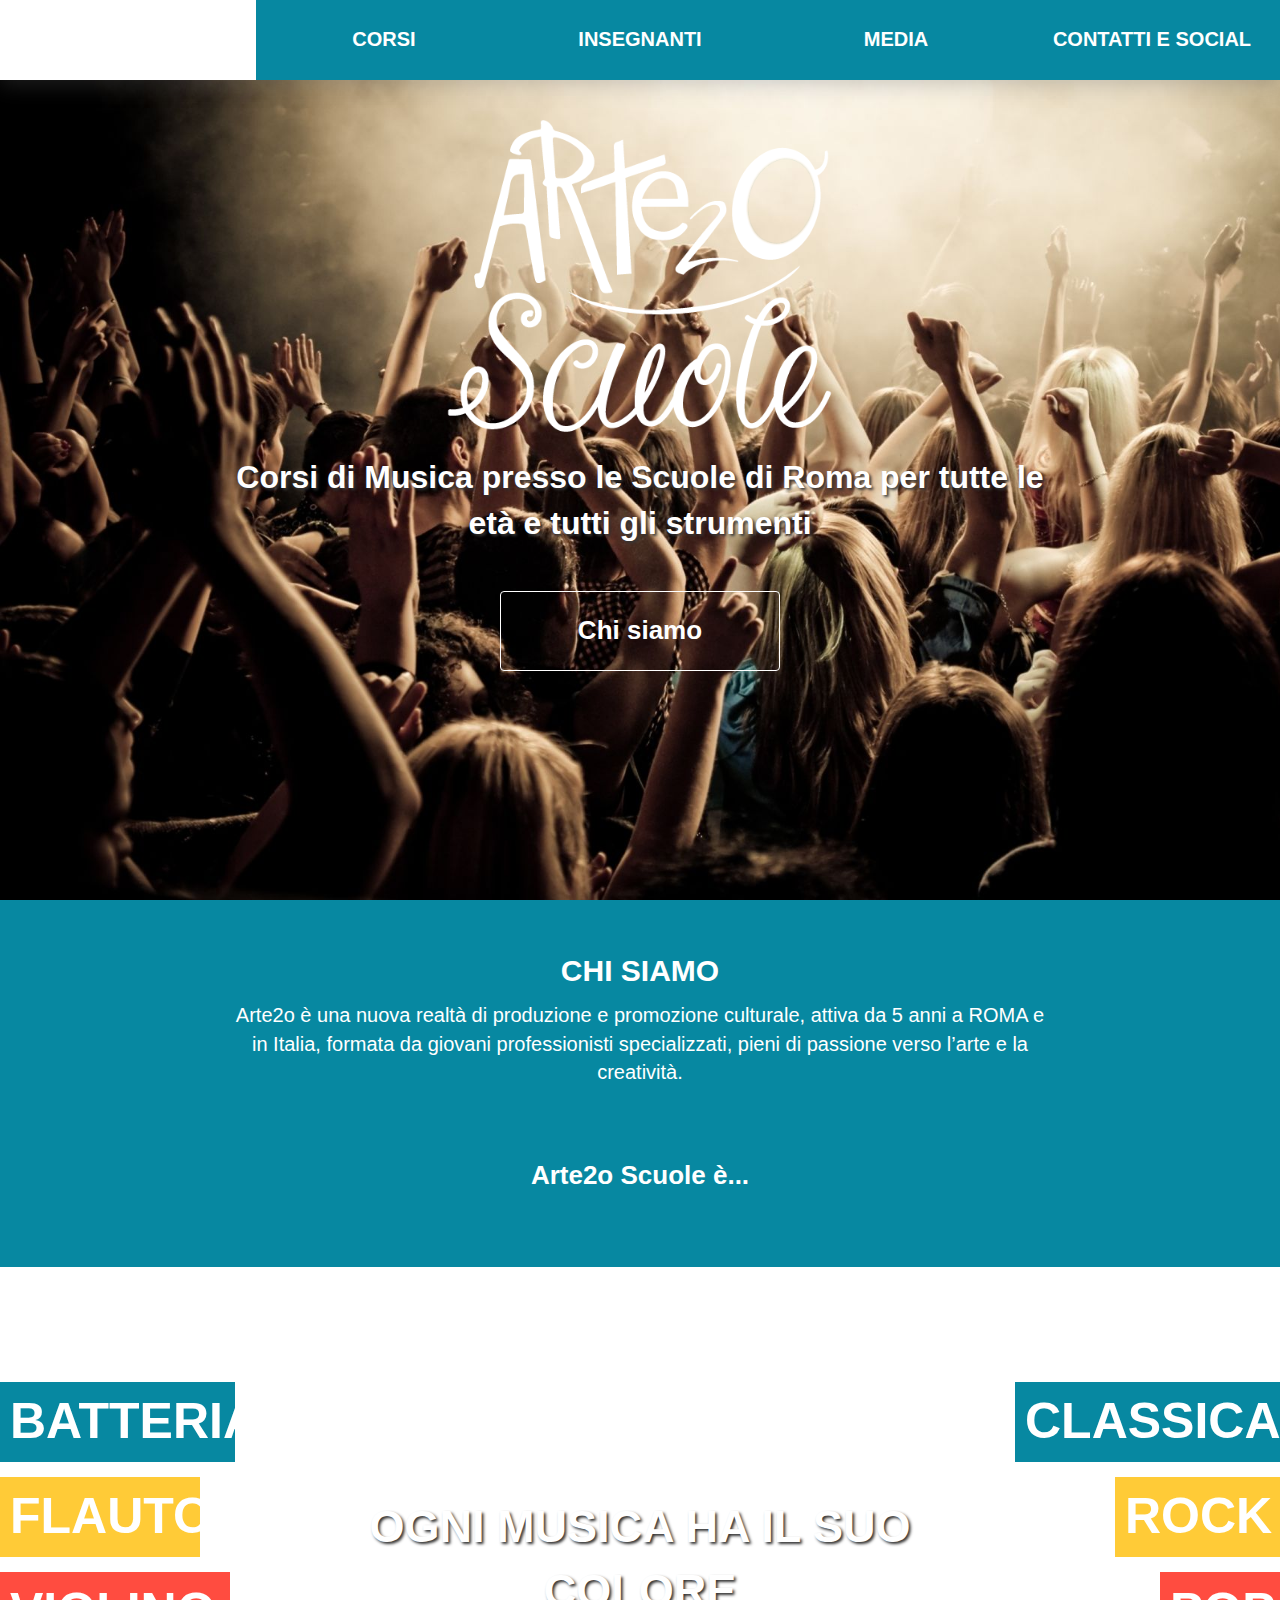
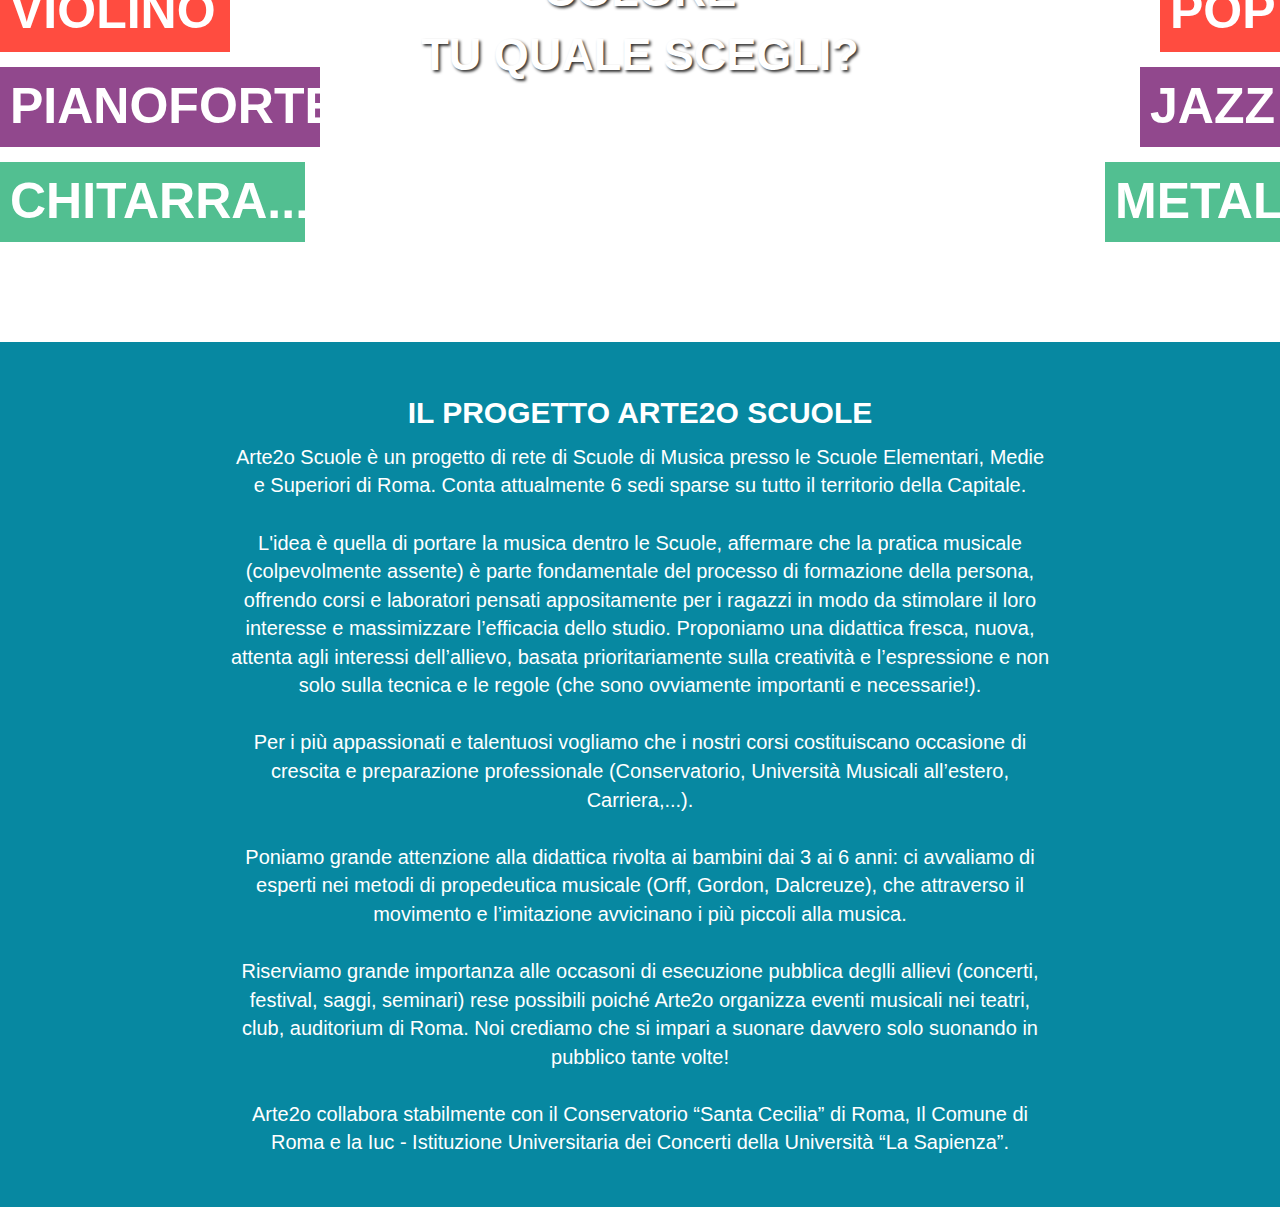
<file: index.html>
<!DOCTYPE html>
<html lang="en">
  <head>
    <meta charset="utf-8">
    <meta name="description" content="scuole di musica arte2o">
    <meta name="keywords" content="suola di musica, liceo, visconti, bramante, ef, Emanuele Frascà">
    <meta name="author" content="Emanuele Frascà • http://www.emanuelefrasca.com">
    <meta http-equiv="X-UA-Compatible" content="IE=edge">
    <meta name="viewport" content="width=device-width, initial-scale=1">
    <title>Arte2oscuole</title>
    <!-- Bootstrap -->
    <link href="css/bootstrap.min.css" rel="stylesheet">
    <link href="css/style.css" rel="stylesheet">
                <link(rel="shortcut icon", href="/favicon.ico", type="image/x-icon")>
                <link(rel="apple-touch-icon" href="/apple-touch-icon-iphone.png")>
                <link(rel="apple-touch-icon" sizes="72x72" href="/apple-touch-icon-ipad.png")>
                <link(rel="apple-touch-icon" sizes="114x114" href="/apple-touch-icon-iphone-retina-display.png")>
                <link(rel="apple-touch-icon" sizes="144x144" href="/apple-touch-icon-ipad-retina-display.png")>
    <!-- HTML5 Shim and Respond.js IE8 support of HTML5 elements and media queries -->
    <!-- WARNING: Respond.js doesn't work if you view the page via file:// -->
    <!--[if lt IE 9]>
    <script src="https://oss.maxcdn.com/html5shiv/3.7.2/html5shiv.min.js"></script>
    <script src="https://oss.maxcdn.com/respond/1.4.2/respond.min.js"></script>
    <![endif]--> 
    <script src="js/modernizr.custom.js"></script>
  </head>    
  <body> 
    <nav class="navbar navbar-default barra-top top-barra" role="navigation">
      <div class="container-fluid nopadding">
        <!-- Brand and toggle get grouped for better mobile display -->
        <div class="navbar-header">
          <button type="button" class="navbar-toggle collapsed" id="mobilebotton" data-toggle="collapse" data-target="#bs-example-navbar-collapse-1">
            <span class="sr-only">Toggle navigation</span>
            <span class="icon-bar" id="righemobile"></span>
            <span class="icon-bar" id="righemobile"></span>
            <span class="icon-bar" id="righemobile"></span>
          </button>
        </div>

        <!-- Collect the nav links, forms, and other content for toggling -->
        <div class="collapse navbar-collapse nopadding2 sfondomobile_home" id="bs-example-navbar-collapse-1">
          <ul class="nav navbar-nav barra-top-larghezza">
            <li class="btn btn-default navbar-btn bottone-home"><a id="text-btn-color-home" href="index.html" type="button">HOME</a></li>
            <li class="btn btn-default navbar-btn bottone-corsi"><a id="text-btn-color" href="corsi.html" type="button">CORSI</a></li>
            <li class="btn btn-default navbar-btn bottone-insegnanti"><a id="text-btn-color" href="insegnanti.html" type="button">INSEGNANTI</a></li>
            <li class="btn btn-default navbar-btn bottone-media"><a id="text-btn-color" href="media.html" type="button">MEDIA</a></li>
            <li class="btn btn-default navbar-btn bottone-sedi"><a id="text-btn-color" href="sedi&contatti.html" type="button">CONTATTI E SOCIAL</a></li>
          </ul>
        </div><!-- /.navbar-collapse -->
      </div><!-- /.container-fluid -->
    </nav>    
    <section class="slide_parallax" id="slide1" data-stellar-background-ratio="0.5">
        <div class="container-fluid">
            <div class="row">
                <div class="col-sm-8 col-sm-offset-2">
                    <div class="logo"></div>
                    <div class="testo_titolo_overphoto_home">
                    Corsi di Musica presso le Scuole di Roma per tutte le età e tutti gli strumenti
                    </div>
                    <a href="#slide2" type="button" class="btn btn-default bottone-scroll_home">
                    Chi siamo
                    </a>
                </div>
            </div>
        </div>
    </section>
    <section class="slide_parallax" id="slide2">
        <div class="container-fluid">
            <div class="row">
                <div class="col-sm-8 col-sm-offset-2">
                    <div class="testo_titolo">CHI SIAMO</div>
                    <div class="testo-lettura-home">
            Arte2o è una nuova realtà di produzione e promozione culturale, attiva da 5 anni a ROMA e in Italia, formata da giovani professionisti specializzati, pieni di passione verso l’arte e la creatività.
                    </div>
                </div>
                <div class="col-sm-4 col-sm-offset-4">
                    <a href="#slide4" type="button" class="btn btn-default bottone-scroll">
                        Arte2o Scuole è...
                    </a>
                </div>
            </div>
        </div>
    </section>
    <section class="slide_parallax" id="slide3" data-stellar-background-ratio="0.5">
        <div class="container-fluid">
            <div class="row">
                <div class="col-sm-3 paddinNO">
                    <div class="pecetta_01 pecettaL">
                        <div class="testo-pecetta">BATTERIA</div>
                    </div>
                    <div class="pecetta_02 pecettaL">
                        <div class="testo-pecetta">FLAUTO</div>
                    </div>
                    <div class="pecetta_03 pecettaL">
                        <div class="testo-pecetta">VIOLINO</div>
                    </div>
                    <div class="pecetta_04 pecettaL">
                        <div class="testo-pecetta">PIANOFORTE</div>
                    </div>
                    <div class="pecetta_05 pecettaL">
                        <div class="testo-pecetta">CHITARRA...</div>
                    </div>
                </div>
                <div class="col-sm-6 marginealtobimbotesto">
                    <div class="testo_titolo_overphoto_home2">
                        OGNI MUSICA HA IL SUO COLORE<br>TU QUALE SCEGLI?
                    </div>
                </div>
                <div class="col-sm-3 paddinNOdx">
                    <div class="pecetta_01dx pecettaLdx">
                        <div class="testo-pecetta">CLASSICA</div>
                    </div>
                    <div class="pecetta_02dx pecettaLdx">
                        <div class="testo-pecetta">ROCK</div>
                    </div>
                    <div class="pecetta_03dx pecettaLdx">
                        <div class="testo-pecetta">POP</div>
                    </div>
                    <div class="pecetta_04dx pecettaLdx">
                        <div class="testo-pecetta">JAZZ</div>
                    </div>
                    <div class="pecetta_05dx pecettaLdx">
                        <div class="testo-pecetta">METAL</div>
                    </div>
                </div>
            </div>
        </div>
    </section>       
    <section class="slide_parallax" id="slide4">
        <div class="container-fluid">
            <div class="row">
                <div class="col-sm-8 col-sm-offset-2">
                    <div class="testo_titolo">IL PROGETTO ARTE2O SCUOLE</div>
                    <div class="testo-lettura-home">
            Arte2o Scuole è un progetto di rete di Scuole di Musica presso le Scuole Elementari, Medie e Superiori  di Roma. Conta attualmente 6 sedi sparse su tutto il territorio della Capitale.<br><br>

L'idea è quella di portare la musica dentro le Scuole, affermare che la pratica musicale (colpevolmente assente) è parte fondamentale del processo di formazione della persona, offrendo corsi e laboratori pensati appositamente per i ragazzi in modo da stimolare il loro interesse e massimizzare l’efficacia dello studio.
Proponiamo una didattica fresca, nuova, attenta agli interessi dell’allievo, basata prioritariamente sulla creatività  e l’espressione e non solo sulla tecnica e le regole (che sono ovviamente importanti e necessarie!).<br><br>

Per i più appassionati e talentuosi vogliamo che i nostri corsi costituiscano occasione di crescita e preparazione professionale (Conservatorio, Università Musicali all’estero, Carriera,...).<br><br>

Poniamo grande attenzione alla didattica rivolta ai bambini dai 3 ai 6 anni: ci avvaliamo di esperti nei metodi di propedeutica musicale (Orff, Gordon, Dalcreuze), che attraverso il movimento e l’imitazione avvicinano i più piccoli alla musica.<br><br>

Riserviamo grande importanza alle occasoni di esecuzione pubblica deglli allievi (concerti, festival, saggi, seminari) rese possibili poiché Arte2o organizza eventi musicali nei teatri, club, auditorium di Roma. Noi crediamo che si impari a suonare davvero solo suonando in pubblico tante volte!<br><br>
 
Arte2o collabora stabilmente con il Conservatorio “Santa Cecilia” di Roma, Il Comune di Roma e la Iuc - Istituzione Universitaria dei Concerti della Università “La Sapienza”.
                    </div>
                </div>
            </div>
        </div>
    </section>     
    <!-- jQuery (necessary for Bootstrap's JavaScript plugins) -->
    <script src="https://ajax.googleapis.com/ajax/libs/jquery/1.11.1/jquery.min.js"></script>
    <!-- Include all compiled plugins (below), or include individual files as needed -->
    <script src="js/bootstrap.min.js"></script>
    <script src="js/jquery.stellar.min.js"></script>
    <!-- SMOOTH SCROLL -->
    <script>
    $(function() {
      var widths = {
        phone: 767,
        pad: 767
      };
      var offsets = {
        phone: 49,
        pad: 49,
        monitor: 79  
      };
      var offset;
      var width = $(window).width();   
        
      if (width < widths.phone) {
        offset = offsets.phone;
      }
      if (width > widths.phone && width < widths.pad) {
        offset = offsets.pad;
      }
      if (width > widths.pad) {
        offset = offsets.monitor;
      }
        
      $('a[href*=#]:not([href=#])').click(function() {
        if (location.pathname.replace(/^\//,'') == this.pathname.replace(/^\//,'') && location.hostname == this.hostname) {
          var target = $(this.hash);
          target = target.length ? target : $('[name=' + this.hash.slice(1) +']');
          if (target.length) {
            $('html,body').animate({
              scrollTop: target.offset().top - offset
            }, 600);
            return false;
          }
        }
      });
    });
    </script>
    <script>
jQuery(document).ready(function ($) {
    if (Modernizr.touch){
        $('#slide1, #slide3, #slide5').css('background-attachment', 'scroll');
        $('#slide1, #slide3, #slide5').removeAttr('data-stellar-background-ratio');
    } else {
        $(window).stellar();
    }
});
    </script>
    <!-- End of SMOOTH SCROLL -->      
  </body>
</html>
</file>
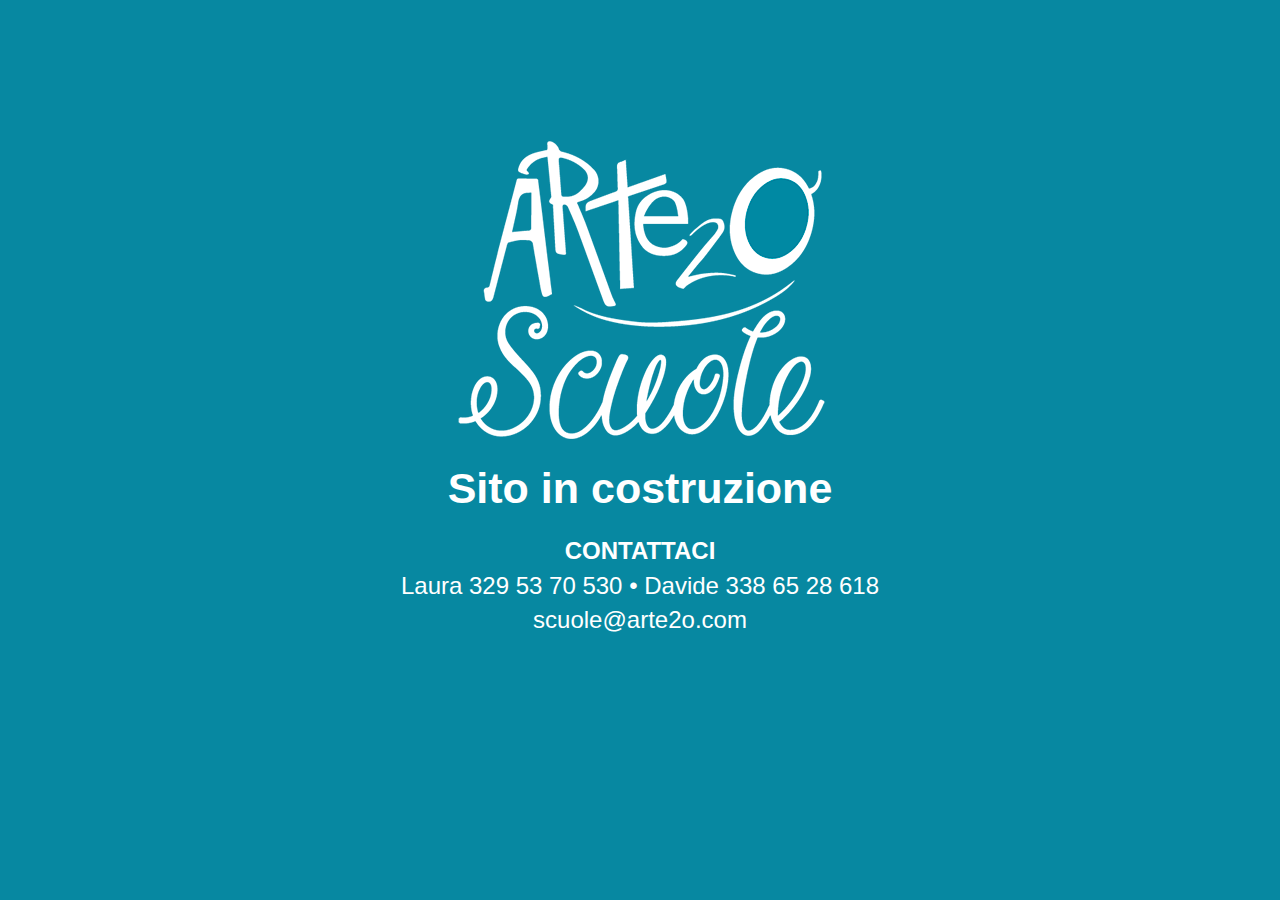
<file: in costruzione/index.html>
<!DOCTYPE html>
<html lang="en">
  <head>
    <meta charset="utf-8">
    <meta http-equiv="X-UA-Compatible" content="IE=edge">
    <meta name="viewport" content="width=device-width, initial-scale=1">
    <meta name="format-detection" content="telephone=no">
    <title>Arte2oscuole</title>

    <!-- Bootstrap -->
    <link href="css/bootstrap.min.css" rel="stylesheet">
    <link href="css/style.css" rel="stylesheet">

    <!-- HTML5 Shim and Respond.js IE8 support of HTML5 elements and media queries -->
    <!-- WARNING: Respond.js doesn't work if you view the page via file:// -->
    <!--[if lt IE 9]>
      <script src="https://oss.maxcdn.com/html5shiv/3.7.2/html5shiv.min.js"></script>
      <script src="https://oss.maxcdn.com/respond/1.4.2/respond.min.js"></script>
    <![endif]-->
  </head>
  <body class="sfondo">
    <div class="row sfondo">
        <div class="col-md-12 sfondo">
            <img src="/images/logo_02.png" class="logo">
        </div>
        <div class="col-md-12 testo">
            Sito in costruzione
        </div>
        <div class="col-md-12 contact">
            CONTATTACI
        </div>
        <div class="col-md-12 number">
            Laura 329 53 70 530 • Davide 338 65 28 618 <br> scuole@arte2o.com
        </div>
    </div>
    <!-- jQuery (necessary for Bootstrap's JavaScript plugins) -->
    <script src="https://ajax.googleapis.com/ajax/libs/jquery/1.11.1/jquery.min.js"></script>
    <!-- Include all compiled plugins (below), or include individual files as needed -->
    <script src="js/bootstrap.min.js"></script>
  </body>
</html>
</file>
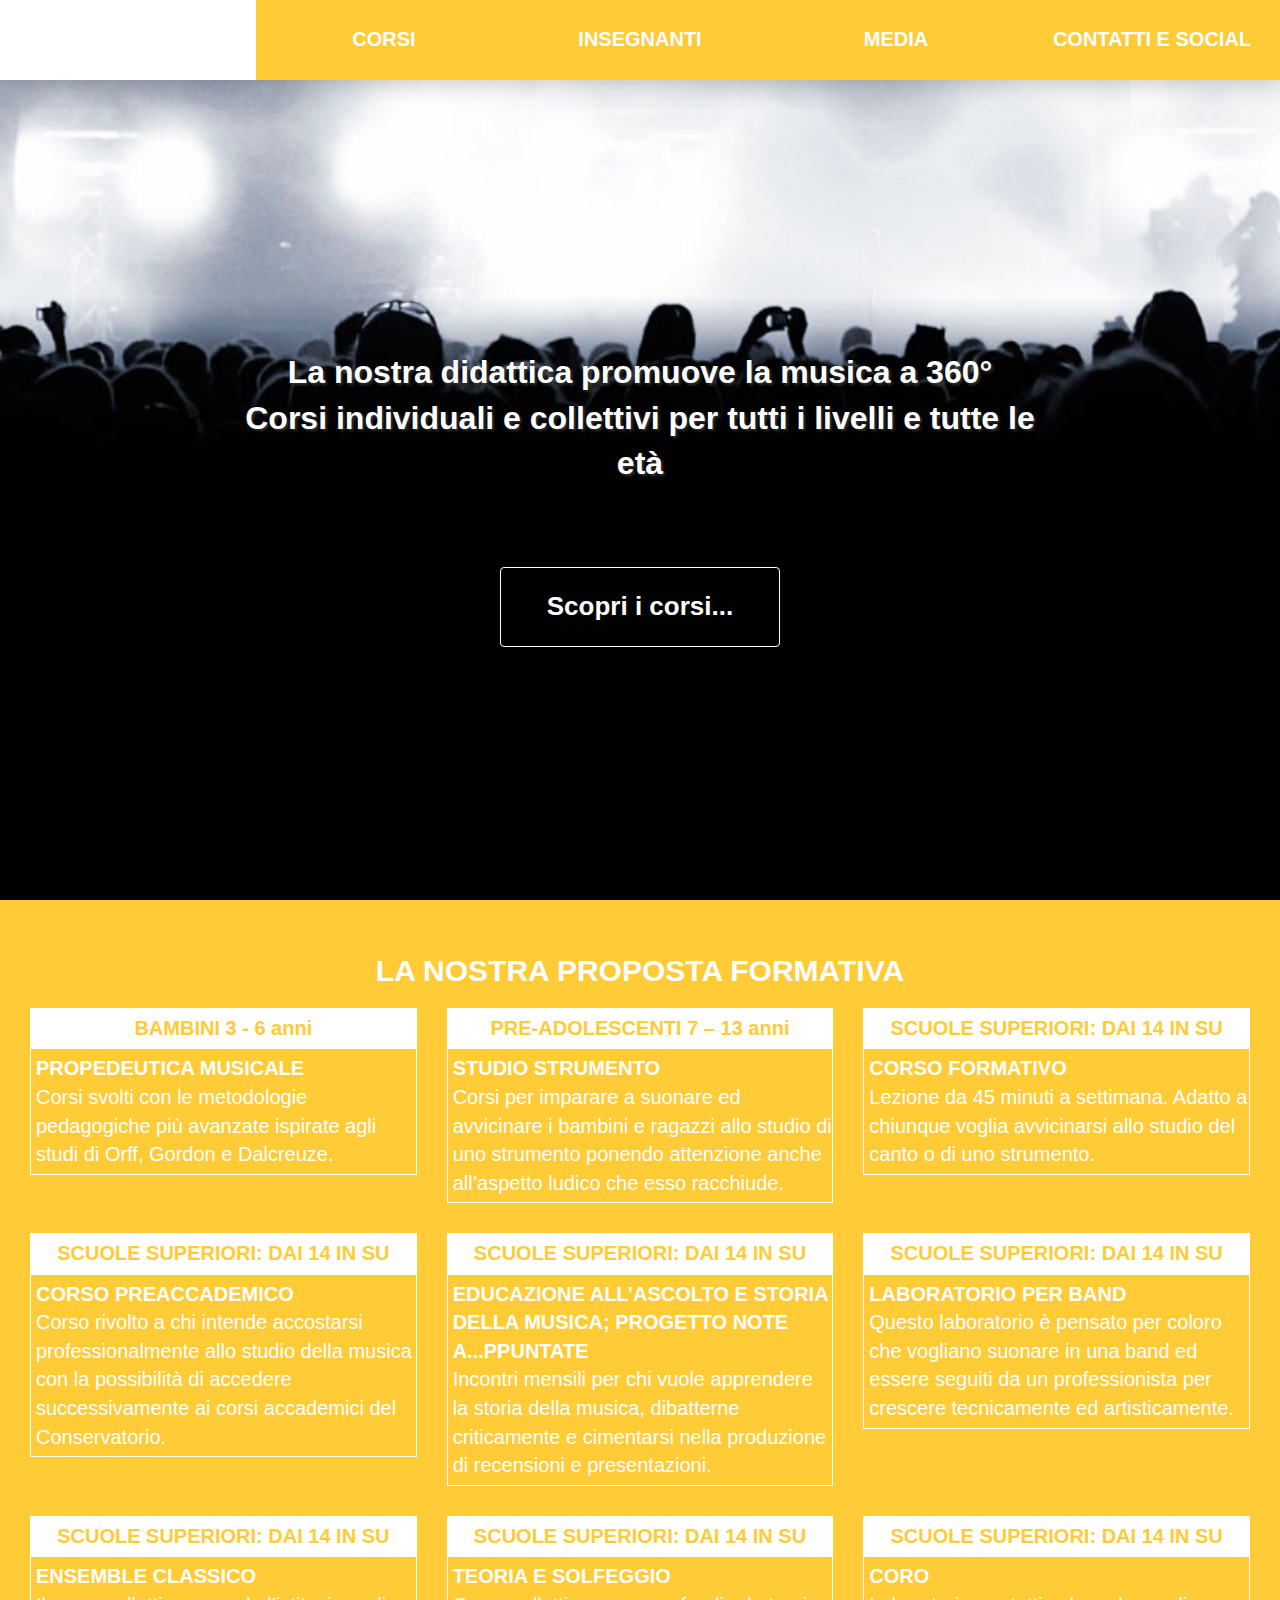
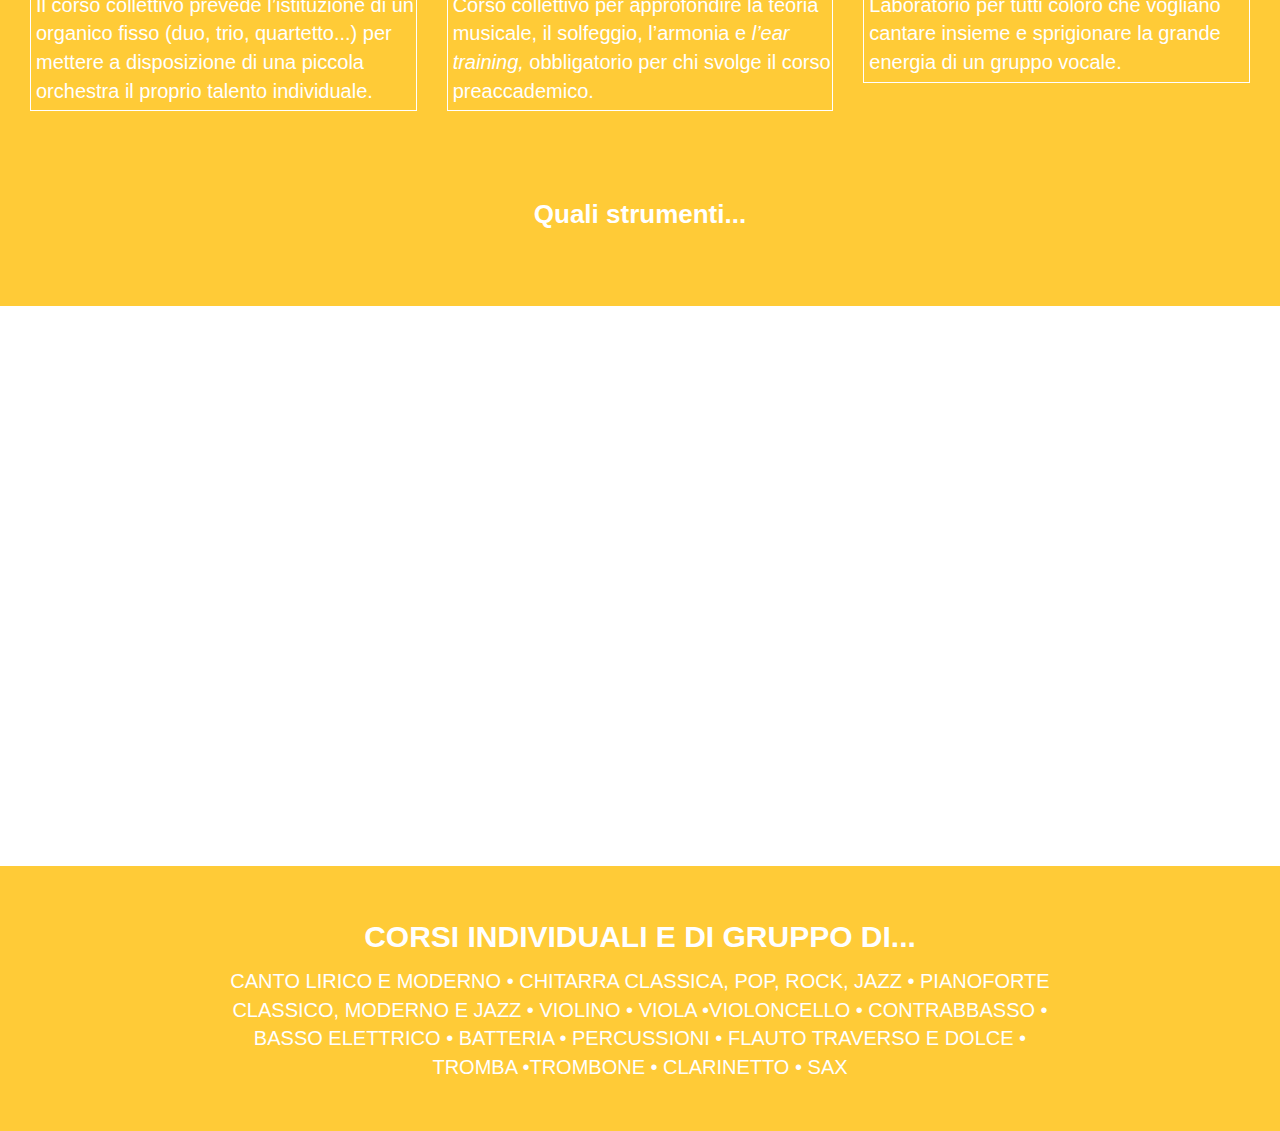
<file: corsi.html>
<!DOCTYPE html>
<html lang="en">
  <head>
    <meta charset="utf-8">
    <meta name="description" content="scuole di musica arte2o">
    <meta name="keywords" content="suola di musica, liceo, visconti, bramante, ef, Emanuele Frascà">
    <meta name="author" content="Emanuele Frascà • http://www.emanuelefrasca.com">
    <meta http-equiv="X-UA-Compatible" content="IE=edge">
    <meta name="viewport" content="width=device-width, initial-scale=1">
    <title>Arte2oscuole</title>
    <!-- Bootstrap -->
    <link href="css/bootstrap.min.css" rel="stylesheet">
    <link href="css/style.css" rel="stylesheet">
    <!-- HTML5 Shim and Respond.js IE8 support of HTML5 elements and media queries -->
    <!-- WARNING: Respond.js doesn't work if you view the page via file:// -->
    <!--[if lt IE 9]>
    <script src="https://oss.maxcdn.com/html5shiv/3.7.2/html5shiv.min.js"></script>
    <script src="https://oss.maxcdn.com/respond/1.4.2/respond.min.js"></script>
    <![endif]--> 
    <script src="js/modernizr.custom.js"></script>
  </head>  
  <body>
    <nav class="navbar navbar-default barra-top-corsi top-barra" role="navigation">
      <div class="container-fluid nopadding">
        <!-- Brand and toggle get grouped for better mobile display -->
        <div class="navbar-header">
          <button type="button" class="navbar-toggle collapsed" id="mobilebotton-corsi" data-toggle="collapse" data-target="#bs-example-navbar-collapse-1">
            <span class="sr-only">Toggle navigation</span>
            <span class="icon-bar" id="righemobile"></span>
            <span class="icon-bar" id="righemobile"></span>
            <span class="icon-bar" id="righemobile"></span>
          </button>
        </div>
        <!-- Collect the nav links, forms, and other content for toggling -->
        <div class="collapse navbar-collapse nopadding2 sfondomobile_corsi" id="bs-example-navbar-collapse-1">
          <ul class="nav navbar-nav barra-top-larghezza">
            <li class="btn btn-default navbar-btn bottone-home"><a id="text-btn-color-home" href="index.html" type="button">HOME</a></li>
            <li class="btn btn-default navbar-btn bottone-corsi"><a id="text-btn-color" href="corsi.html" type="button">CORSI</a></li>
            <li class="btn btn-default navbar-btn bottone-insegnanti"><a id="text-btn-color" href="insegnanti.html" type="button">INSEGNANTI</a></li>
            <li class="btn btn-default navbar-btn bottone-media"><a id="text-btn-color" href="media.html" type="button">MEDIA</a></li>
            <li class="btn btn-default navbar-btn bottone-sedi"><a id="text-btn-color" href="sedi&contatti.html" type="button">CONTATTI E SOCIAL</a></li>
          </ul>
        </div><!-- /.navbar-collapse -->
      </div><!-- /.container-fluid -->
    </nav>
    <section class="slide_parallax_overphoto" id="slide1_corsi" data-stellar-background-ratio="0.5">
        <div class="container-fluid">
            <div class="row">
                <div class="col-sm-8 col-sm-offset-2">
                    <div class="testo_titolo_overphoto">
                    La nostra didattica promuove la musica a 360°<br>Corsi individuali e collettivi per tutti i livelli e tutte le età
                    </div>
                    <a href="#slide2-corsi" type="button" class="btn btn-default bottone-scroll_home_corsi">
                    Scopri i corsi...
                    </a>
                </div>
            </div>
        </div>
    </section>
    <section class="slide_parallax" id="slide2-corsi">
        <div class="container-fluid">
            <div class="row">
                <div class="col-sm-8 col-sm-offset-2">
                    <div class="testo_titolo">LA NOSTRA PROPOSTA FORMATIVA</div>
                </div>
                <div class="row marginicorsi">
                    <div class="col-sm-4">
                        <div class="targhetriferimento">
                        BAMBINI 3 - 6 anni
                        </div>
                        <div class="testo-lettura-corsi">
                        <span class="microtitolo">PROPEDEUTICA MUSICALE<br></span>
	          Corsi svolti con le metodologie pedagogiche più avanzate ispirate agli studi di Orff, Gordon e Dalcreuze.
                        </div>
                    </div>
                    <div class="col-sm-4">
                        <div class="targhetriferimento">
                        PRE-ADOLESCENTI 7 – 13 anni
                        </div>
                        <div class="testo-lettura-corsi">
                        <span class="microtitolo">STUDIO STRUMENTO<br></span>
                        Corsi per imparare a suonare ed avvicinare i bambini e ragazzi allo studio di uno strumento ponendo attenzione anche all’aspetto ludico che esso racchiude.
                        </div>
                    </div>
                    <div class="col-sm-4">
                        <div class="targhetriferimento">
                        SCUOLE SUPERIORI: DAI 14 IN SU
                        </div>
                        <div class="testo-lettura-corsi">
                        <span class="microtitolo">CORSO FORMATIVO<br></span>
                        Lezione da 45 minuti a settimana.
                        Adatto a chiunque voglia avvicinarsi allo studio del canto o di uno strumento.
                        </div>
                    </div>
                </div>
                <div class="row marginicorsi">
                    <div class="col-sm-4">
                        <div class="targhetriferimento">
                        SCUOLE SUPERIORI: DAI 14 IN SU
                        </div>
                        <div class="testo-lettura-corsi">
                        <span class="microtitolo"> CORSO PREACCADEMICO<br></span>
                        Corso rivolto a chi intende accostarsi professionalmente allo studio della musica con la possibilità di accedere successivamente ai corsi accademici del Conservatorio.
                        </div>
                    </div>
                    <div class="col-sm-4">
                        <div class="targhetriferimento">
                        SCUOLE SUPERIORI: DAI 14 IN SU
                        </div>
                        <div class="testo-lettura-corsi">
                        <span class="microtitolo">EDUCAZIONE ALL’ASCOLTO E STORIA DELLA MUSICA; PROGETTO NOTE A...PPUNTATE<br></span>
                        Incontri mensili per chi vuole apprendere la storia della musica, dibatterne criticamente e cimentarsi nella produzione di recensioni e presentazioni.
                        </div>
                    </div>
                    <div class="col-sm-4">
                        <div class="targhetriferimento">
                        SCUOLE SUPERIORI: DAI 14 IN SU
                        </div>
                        <div class="testo-lettura-corsi">
                        <span class="microtitolo">LABORATORIO PER BAND<br></span>
                        Questo laboratorio è pensato per coloro che vogliano suonare in una band ed essere seguiti da un professionista per crescere tecnicamente ed artisticamente.
                        </div>
                    </div>
                </div>
                <div class="row marginicorsi">
                    <div class="col-sm-4">
                        <div class="targhetriferimento">
                        SCUOLE SUPERIORI: DAI 14 IN SU
                        </div>
                        <div class="testo-lettura-corsi">
                        <span class="microtitolo">ENSEMBLE CLASSICO<br></span>
                        Il corso collettivo prevede l’istituzione di un organico fisso (duo, trio, quartetto...) per mettere a disposizione di una piccola orchestra il proprio talento individuale.
                        </div>
                    </div>
                    <div class="col-sm-4">
                        <div class="targhetriferimento">
                        SCUOLE SUPERIORI: DAI 14 IN SU
                        </div>
                        <div class="testo-lettura-corsi">
                        <span class="microtitolo">TEORIA E SOLFEGGIO<br></span>
                        Corso collettivo per approfondire la teoria musicale, il solfeggio, l’armonia e <span class="testostorto">l’ear training,</span> obbligatorio per chi svolge il corso preaccademico.
                        </div>
                    </div>
                    <div class="col-sm-4">
                        <div class="targhetriferimento">
                        SCUOLE SUPERIORI: DAI 14 IN SU
                        </div>
                        <div class="testo-lettura-corsi">
                        <span class="microtitolo">CORO<br></span>
                        Laboratorio per tutti coloro che vogliano cantare insieme e sprigionare la grande energia di un gruppo vocale.
                        </div>
                    </div>
                </div>
                <div class="col-sm-4 col-sm-offset-4">
                    <a href="#slide4-corsi" type="button" class="btn btn-default bottone-scroll-corsi">
                        Quali strumenti...
                    </a>
                </div>
            </div>
        </div>
    </section>
    <section class="slide_parallax" id="slide3_corsi" data-stellar-background-ratio="0.5">
        <div class="container-fluid">
            <div class="row"></div>
        </div>
    </section>      
    <section class="slide_parallax" id="slide4-corsi">
        <div class="container-fluid">
            <div class="row">
                <div class="col-sm-8 col-sm-offset-2">
                    <div class="testo_titolo">CORSI INDIVIDUALI E DI GRUPPO DI...</div>
                    <div class="testo-lettura-home">
                    CANTO LIRICO E MODERNO • CHITARRA CLASSICA, POP, ROCK, JAZZ • PIANOFORTE CLASSICO, MODERNO E JAZZ • VIOLINO • VIOLA •VIOLONCELLO • CONTRABBASSO • BASSO ELETTRICO • BATTERIA • PERCUSSIONI • FLAUTO TRAVERSO E DOLCE • TROMBA •TROMBONE • CLARINETTO • SAX
                    </div>
                </div>
            </div>
        </div>
    </section>    
    <!-- jQuery (necessary for Bootstrap's JavaScript plugins) -->
    <script src="https://ajax.googleapis.com/ajax/libs/jquery/1.11.1/jquery.min.js"></script>
    <!-- Include all compiled plugins (below), or include individual files as needed -->
    <script src="js/bootstrap.min.js"></script>
    <script src="js/jquery.stellar.min.js"></script>
    <!-- SMOOTH SCROLL -->
    <script>
    $(function() {
      var widths = {
        phone: 767,
        pad: 767
      };
      var offsets = {
        phone: 49,
        pad: 49,
        monitor: 79  
      };
      var offset;
      var width = $(window).width();   
        
      if (width < widths.phone) {
        offset = offsets.phone;
      }
      if (width > widths.phone && width < widths.pad) {
        offset = offsets.pad;
      }
      if (width > widths.pad) {
        offset = offsets.monitor;
      }
        
      $('a[href*=#]:not([href=#])').click(function() {
        if (location.pathname.replace(/^\//,'') == this.pathname.replace(/^\//,'') && location.hostname == this.hostname) {
          var target = $(this.hash);
          target = target.length ? target : $('[name=' + this.hash.slice(1) +']');
          if (target.length) {
            $('html,body').animate({
              scrollTop: target.offset().top - offset
            }, 600);
            return false;
          }
        }
      });
    });
    </script>
    <!-- End of SMOOTH SCROLL -->  
    <script>
jQuery(document).ready(function ($) {
    if (Modernizr.touch){
        $('#slide1_corsi, #slide3_corsi').css('background-attachment', 'scroll');
        $('#slide1_corsi, #slide3_corsi').removeAttr('data-stellar-background-ratio');
    } else {
        $(window).stellar();
    }
});
    </script>
  </body>
</html>
</file>
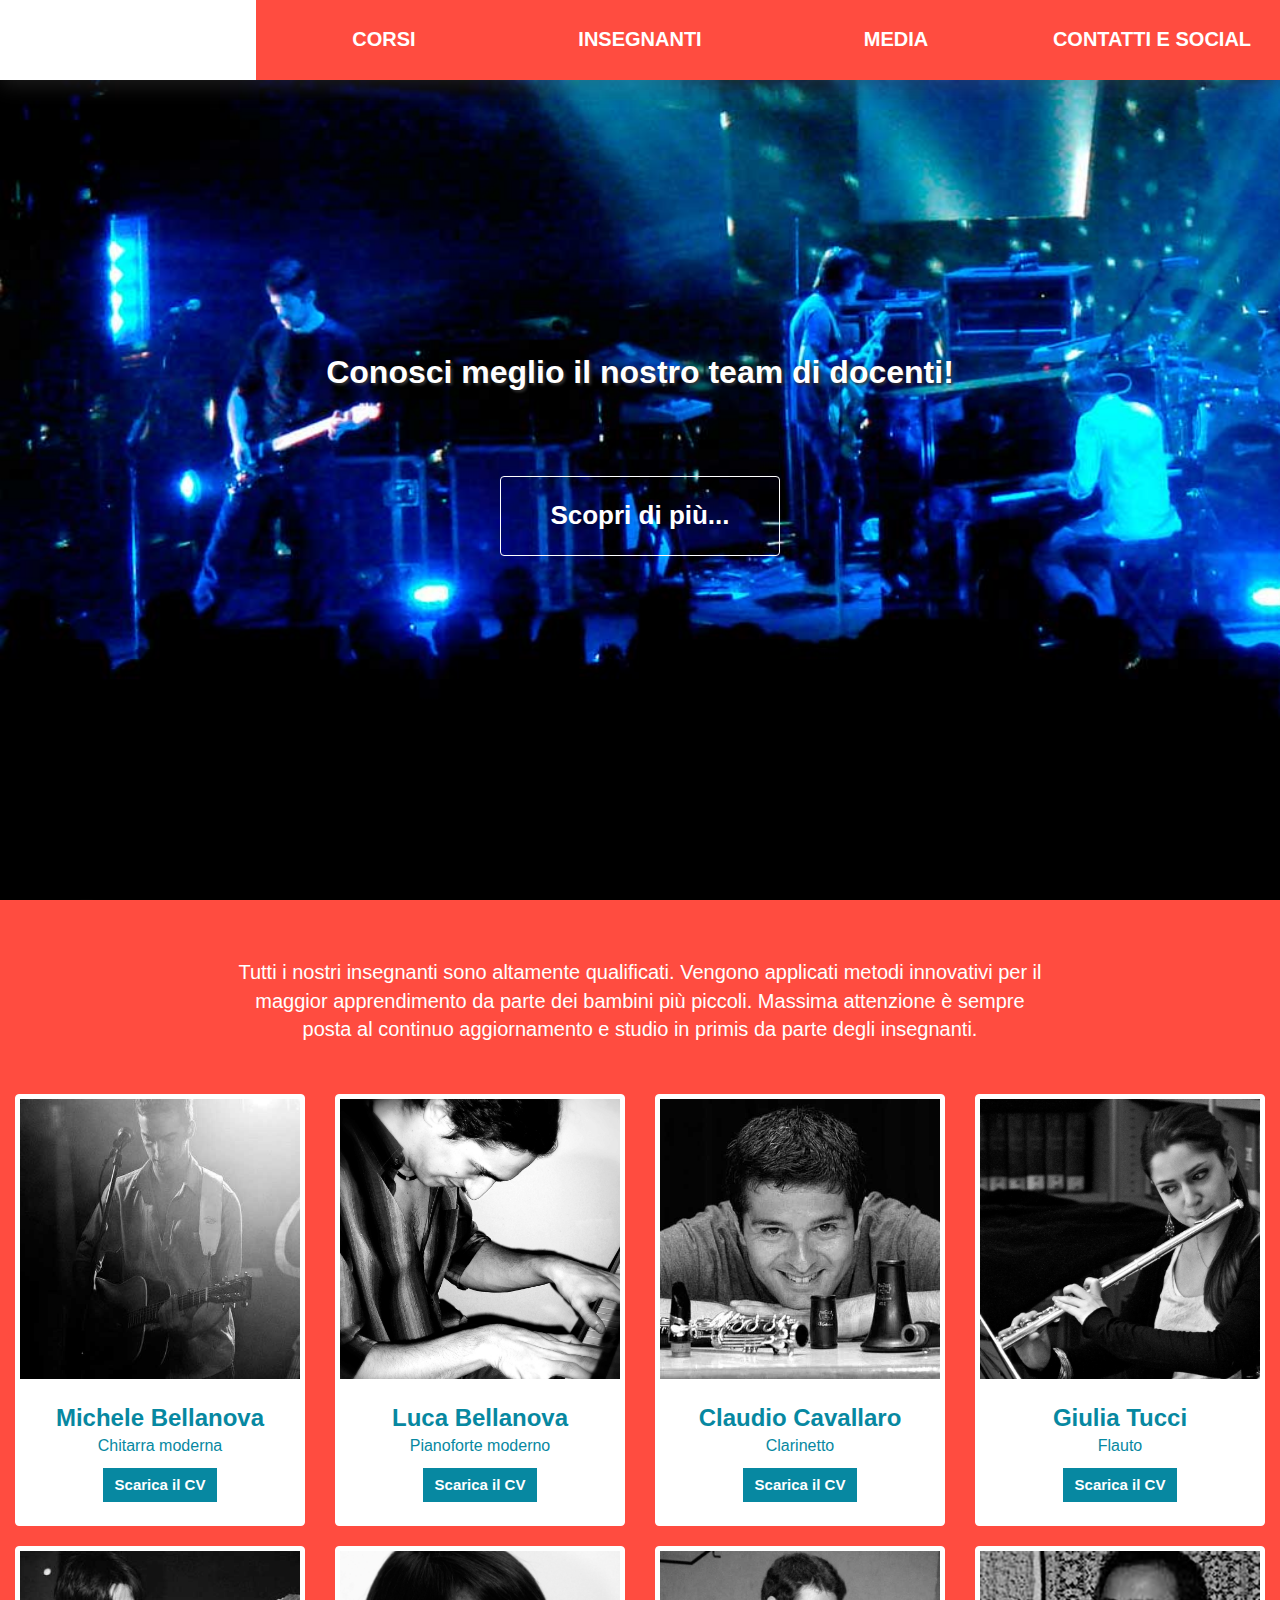
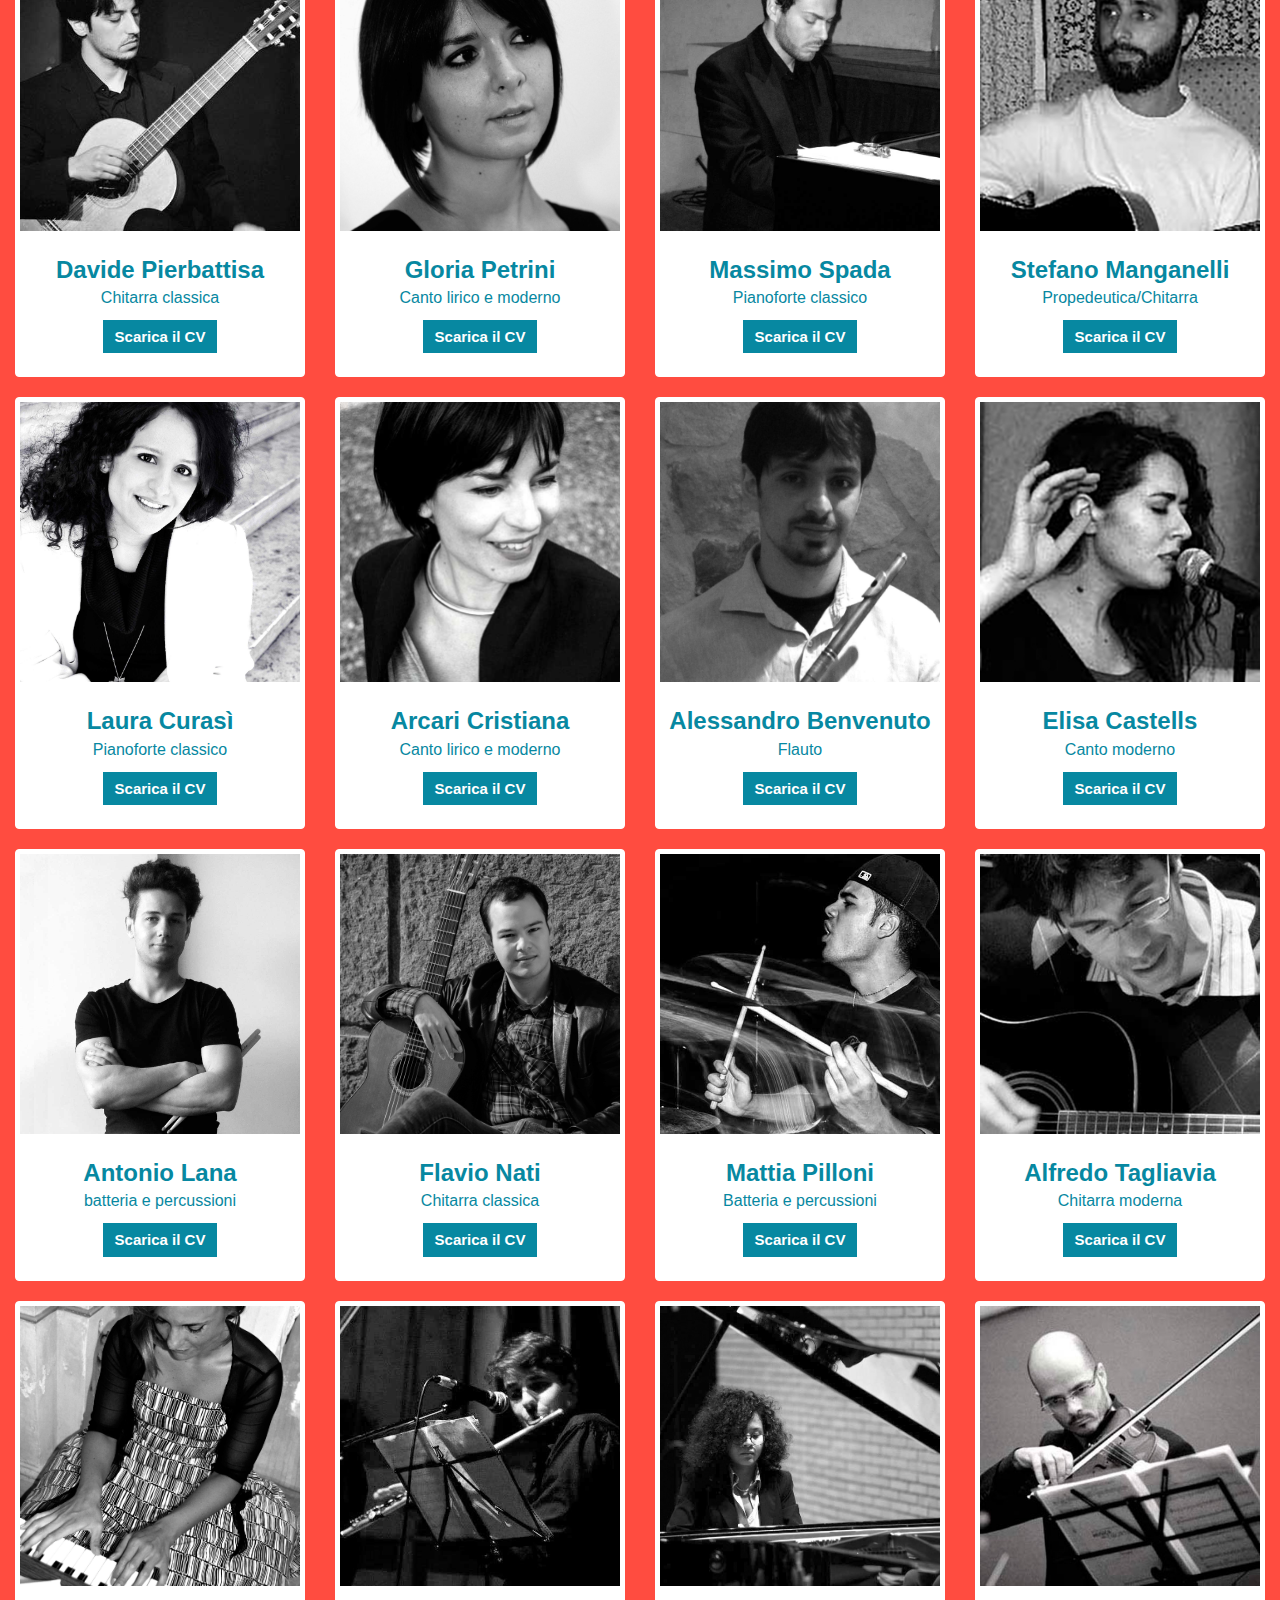
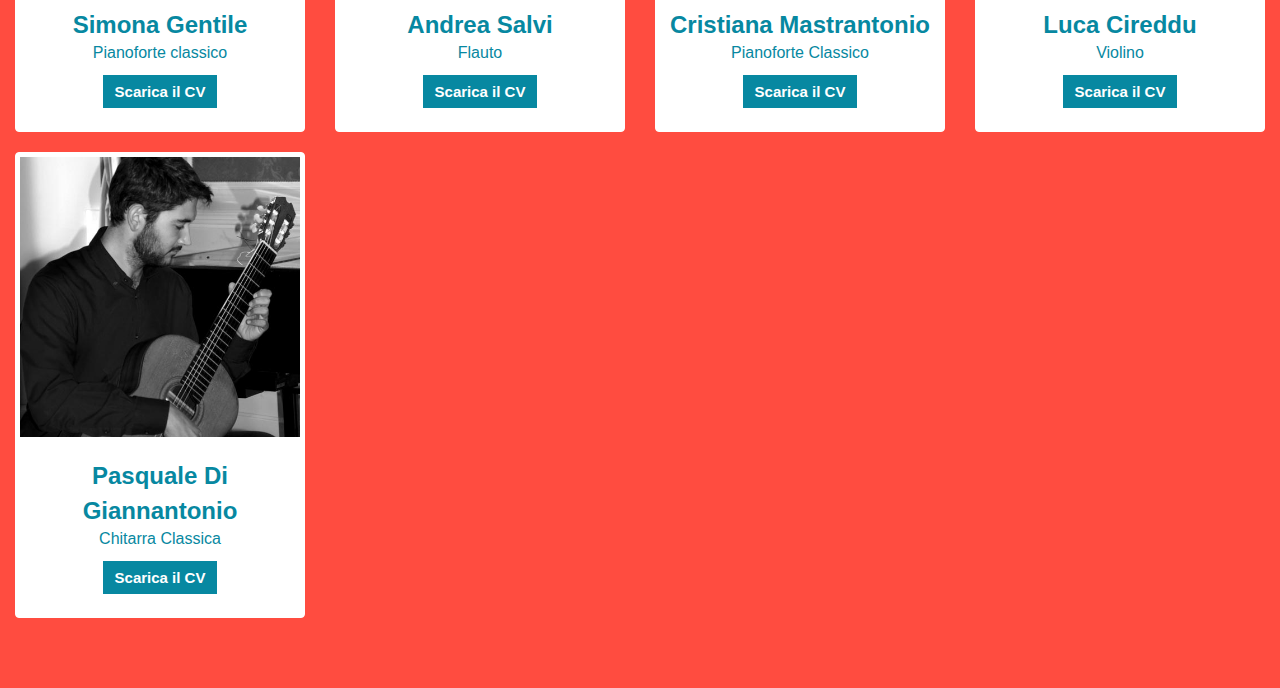
<file: insegnanti.html>
<!DOCTYPE html>
<html lang="en">
  <head>
    <meta charset="utf-8">
    <meta name="description" content="scuole di musica arte2o">
    <meta name="keywords" content="suola di musica, liceo, visconti, bramante, ef, Emanuele Frascà">
    <meta name="author" content="Emanuele Frascà • http://www.emanuelefrasca.com">
    <meta http-equiv="X-UA-Compatible" content="IE=edge">
    <meta name="viewport" content="width=device-width, initial-scale=1">
    <title>Arte2oscuole</title>
    <!-- Bootstrap -->
    <link href="css/bootstrap.min.css" rel="stylesheet">
    <link href="css/style.css" rel="stylesheet">
    <!-- HTML5 Shim and Respond.js IE8 support of HTML5 elements and media queries -->
    <!-- WARNING: Respond.js doesn't work if you view the page via file:// -->
    <!--[if lt IE 9]>
    <script src="https://oss.maxcdn.com/html5shiv/3.7.2/html5shiv.min.js"></script>
    <script src="https://oss.maxcdn.com/respond/1.4.2/respond.min.js"></script>
    <![endif]--> 
    <script src="js/modernizr.custom.js"></script>
  </head>   
  <body>
    <nav class="navbar navbar-default barra-top-insegnanti top-barra" role="navigation">
      <div class="container-fluid nopadding">
        <!-- Brand and toggle get grouped for better mobile display -->
        <div class="navbar-header">
          <button type="button" class="navbar-toggle collapsed" id="mobilebotton-insegnanti" data-toggle="collapse" data-target="#bs-example-navbar-collapse-1">
            <span class="sr-only">Toggle navigation</span>
            <span class="icon-bar" id="righemobile"></span>
            <span class="icon-bar" id="righemobile"></span>
            <span class="icon-bar" id="righemobile"></span>
          </button>
        </div>
        <!-- Collect the nav links, forms, and other content for toggling -->
        <div class="collapse navbar-collapse nopadding2 sfondomobile_insegnanti" id="bs-example-navbar-collapse-1">
          <ul class="nav navbar-nav barra-top-larghezza">
            <li class="btn btn-default navbar-btn bottone-home"><a id="text-btn-color-home" href="index.html" type="button">HOME</a></li>
            <li class="btn btn-default navbar-btn bottone-corsi"><a id="text-btn-color" href="corsi.html" type="button">CORSI</a></li>
            <li class="btn btn-default navbar-btn bottone-insegnanti"><a id="text-btn-color" href="insegnanti.html" type="button">INSEGNANTI</a></li>
            <li class="btn btn-default navbar-btn bottone-media"><a id="text-btn-color" href="media.html" type="button">MEDIA</a></li>
            <li class="btn btn-default navbar-btn bottone-sedi"><a id="text-btn-color" href="sedi&contatti.html" type="button">CONTATTI E SOCIAL</a></li>
          </ul>
        </div><!-- /.navbar-collapse -->
      </div><!-- /.container-fluid -->
    </nav>
    <section class="slide_parallax_overphoto" id="slide1_insegnanti" data-stellar-background-ratio="0.5">
        <div class="container-fluid">
            <div class="row">
                <div class="col-sm-8 col-sm-offset-2">
                    <div class="testo_titolo_overphoto">
                    Conosci meglio il nostro team di docenti!
                    </div>
                    <a href="#slide2-insegnanti" type="button" class="btn btn-default bottone-scroll_home_insegnanti">
                    Scopri di più...
                    </a>
                </div>
            </div>
        </div>
    </section>
    <section class="slide_parallax" id="slide2-insegnanti">
        <div class="container-fluid">
            <div class="row">
                <div class="col-sm-8 col-sm-offset-2 distanza">
                    <div class="testo-lettura-home">
            Tutti i nostri insegnanti sono altamente qualificati. Vengono applicati metodi innovativi per il maggior apprendimento da parte dei bambini più piccoli. Massima attenzione è sempre posta al continuo aggiornamento e studio in primis da parte degli insegnanti.
                    </div>
                </div>
                <div class="col-sm-3">
                    <div class="thumbnail tumb-bord-insegnanti">
                      <img src="images/foto-insegnanti/Bellanova-Michele-foto-2.jpg" alt="...">
                      <div class="caption">
                        <div class="testo_titolo-blu">Michele Bellanova</div>
                        <div class="testo_lettura-blu">Chitarra moderna</div>
                        <p><a href="Curricula/Bellanova%20M.docx" download class="btn btn-primary bottone-insegnati" role="button">Scarica il CV</a></p>
                      </div>
                    </div>
                  </div>
                <div class="col-sm-3">
                    <div class="thumbnail tumb-bord-insegnanti">
                      <img src="images/foto-insegnanti/Bellanova-Luca-foto.jpg" alt="...">
                      <div class="caption">
                        <div class="testo_titolo-blu">Luca Bellanova</div>
                        <div class="testo_lettura-blu">Pianoforte moderno</div>
                        <p><a href="Curricula/Bellanova%20L.docx" download class="btn btn-primary bottone-insegnati" role="button">Scarica il CV</a></p>
                      </div>
                    </div>
                  </div>
                <div class="col-sm-3">
                    <div class="thumbnail tumb-bord-insegnanti">
                      <img src="images/foto-insegnanti/Cavallaro-Claudio-foto.jpg" alt="...">
                      <div class="caption">
                        <div class="testo_titolo-blu">Claudio Cavallaro</div>
                        <div class="testo_lettura-blu">Clarinetto</div>
                        <p><a href="Curricula/Cavallaro.docx" download class="btn btn-primary bottone-insegnati" role="button">Scarica il CV</a></p>
                      </div>
                    </div>
                  </div>
                <div class="col-sm-3">
                    <div class="thumbnail tumb-bord-insegnanti">
                      <img src="images/foto-insegnanti/Tucci-Giulia-foto.jpg" alt="...">
                      <div class="caption">
                        <div class="testo_titolo-blu">Giulia Tucci</div>
                        <div class="testo_lettura-blu">Flauto</div>
                        <p><a href="Curricula/Tucci.docx" download class="btn btn-primary bottone-insegnati" role="button">Scarica il CV</a></p>
                      </div>
                    </div>
                  </div>
            </div>
            <div class="row">
                <div class="col-sm-3">
                    <div class="thumbnail tumb-bord-insegnanti">
                      <img src="images/foto-insegnanti/Pierbattista-Davide-foto.jpg" alt="...">
                      <div class="caption">
                        <div class="testo_titolo-blu">Davide Pierbattisa</div>
                        <div class="testo_lettura-blu">Chitarra classica</div>
                        <p><a href="Curricula/Pierbattista.docx" download class="btn btn-primary bottone-insegnati" role="button">Scarica il CV</a></p>
                      </div>
                    </div>
                  </div>
                <div class="col-sm-3">
                    <div class="thumbnail tumb-bord-insegnanti">
                      <img src="images/foto-insegnanti/Petrini-Gloria-foto.jpg" alt="...">
                      <div class="caption">
                        <div class="testo_titolo-blu">Gloria Petrini</div>
                        <div class="testo_lettura-blu">Canto lirico e moderno</div>
                        <p><a href="Curricula/Petrini.docx" download class="btn btn-primary bottone-insegnati" role="button">Scarica il CV</a></p>
                      </div>
                    </div>
                  </div>
                <div class="col-sm-3">
                    <div class="thumbnail tumb-bord-insegnanti">
                      <img src="images/foto-insegnanti/Spada-Massimo-foto.jpg" alt="...">
                      <div class="caption">
                        <div class="testo_titolo-blu">Massimo Spada</div>
                        <div class="testo_lettura-blu">Pianoforte classico</div>
                        <p><a href="Curricula/Spada.docx" download class="btn btn-primary bottone-insegnati" role="button">Scarica il CV</a></p>
                      </div>
                    </div>
                  </div>
                <div class="col-sm-3">
                    <div class="thumbnail tumb-bord-insegnanti">
                      <img src="images/foto-insegnanti/stefano_manganelli.jpg" alt="...">
                      <div class="caption">
                        <div class="testo_titolo-blu">Stefano Manganelli</div>
                        <div class="testo_lettura-blu">Propedeutica/Chitarra</div>
                        <p><a href="Curricula/Manganelli.docx" download class="btn btn-primary bottone-insegnati" role="button">Scarica il CV</a></p>
                      </div>
                    </div>
                  </div>
            </div>
            <div class="row">
                <div class="col-sm-3">
                    <div class="thumbnail tumb-bord-insegnanti">
                      <img src="images/foto-insegnanti/Curas%C3%AC-Laura-foto.jpg" alt="...">
                      <div class="caption">
                        <div class="testo_titolo-blu">Laura Curasì</div>
                        <div class="testo_lettura-blu">Pianoforte classico</div>
                        <p><a href="Curricula/Curas%C3%AC.docx" download class="btn btn-primary bottone-insegnati" role="button">Scarica il CV</a></p>
                      </div>
                    </div>
                  </div>
                <div class="col-sm-3">
                    <div class="thumbnail tumb-bord-insegnanti">
                      <img src="images/foto-insegnanti/Arcari-Cristiana-foto-2.jpg" alt="...">
                      <div class="caption">
                        <div class="testo_titolo-blu">Arcari Cristiana</div>
                        <div class="testo_lettura-blu">Canto lirico e moderno</div>
                        <p><a href="Curricula/Arcari.docx" download class="btn btn-primary bottone-insegnati" role="button">Scarica il CV</a></p>
                      </div>
                    </div>
                  </div>
                <div class="col-sm-3">
                    <div class="thumbnail tumb-bord-insegnanti">
                      <img src="images/foto-insegnanti/Benvenuto-Alessandro-foto.jpg" alt="...">
                      <div class="caption">
                        <div class="testo_titolo-blu">Alessandro Benvenuto</div>
                        <div class="testo_lettura-blu">Flauto</div>
                        <p><a href="Curricula/Benvenuto.docx" download class="btn btn-primary bottone-insegnati" role="button">Scarica il CV</a></p>
                      </div>
                    </div>
                  </div>
                <div class="col-sm-3">
                    <div class="thumbnail tumb-bord-insegnanti">
                      <img src="images/foto-insegnanti/castells.jpg" alt="...">
                      <div class="caption">
                        <div class="testo_titolo-blu">Elisa Castells</div>
                        <div class="testo_lettura-blu">Canto moderno</div>
                        <p><a href="Curricula/Castells.docx" download class="btn btn-primary bottone-insegnati" role="button">Scarica il CV</a></p>
                      </div>
                    </div>
                  </div>
            </div>
            <div class="row">
                <div class="col-sm-3">
                    <div class="thumbnail tumb-bord-insegnanti">
                      <img src="images/foto-insegnanti/Lana-Antonio-foto-1.jpg" alt="...">
                      <div class="caption">
                        <div class="testo_titolo-blu">Antonio Lana</div>
                        <div class="testo_lettura-blu">batteria e percussioni</div>
                        <p><a href="Curricula/Lana.docx" download class="btn btn-primary bottone-insegnati" role="button">Scarica il CV</a></p>
                      </div>
                    </div>
                  </div>
                <div class="col-sm-3">
                    <div class="thumbnail tumb-bord-insegnanti">
                      <img src="images/foto-insegnanti/Nati-Flavio-foto-1.jpg" alt="...">
                      <div class="caption">
                        <div class="testo_titolo-blu">Flavio Nati</div>
                        <div class="testo_lettura-blu">Chitarra classica</div>
                        <p><a href="Curricula/Nati.docx" download class="btn btn-primary bottone-insegnati" role="button">Scarica il CV</a></p>
                      </div>
                    </div>
                  </div>
                <div class="col-sm-3">
                    <div class="thumbnail tumb-bord-insegnanti">
                      <img src="images/foto-insegnanti/Pilloni-Mattia-foto.jpg" alt="...">
                      <div class="caption">
                        <div class="testo_titolo-blu">Mattia Pilloni</div>
                        <div class="testo_lettura-blu">Batteria e percussioni</div>
                        <p><a href="Curricula/Pilloni.docx" download class="btn btn-primary bottone-insegnati" role="button">Scarica il CV</a></p>
                      </div>
                    </div>
                  </div>
                <div class="col-sm-3">
                    <div class="thumbnail tumb-bord-insegnanti">
                      <img src="images/foto-insegnanti/Tagliavia-Alfredo-foto.jpg" alt="...">
                      <div class="caption">
                        <div class="testo_titolo-blu">Alfredo Tagliavia</div>
                        <div class="testo_lettura-blu">Chitarra moderna</div>
                        <p><a href="Curricula/Tagliavia.docx" download class="btn btn-primary bottone-insegnati" role="button">Scarica il CV</a></p>
                      </div>
                    </div>
                  </div>
            </div>
            <div class="row">
                <div class="col-sm-3">
                    <div class="thumbnail tumb-bord-insegnanti">
                      <img src="images/foto-insegnanti/Gentili-Simona-foto.jpg" alt="...">
                      <div class="caption">
                        <div class="testo_titolo-blu">Simona Gentile</div>
                        <div class="testo_lettura-blu">Pianoforte classico</div>
                        <p><a href="Curricula/Gentile.docx" download class="btn btn-primary bottone-insegnati" role="button">Scarica il CV</a></p>
                      </div>
                    </div>
                  </div>
                <div class="col-sm-3">
                    <div class="thumbnail tumb-bord-insegnanti">
                      <img src="images/foto-insegnanti/Salvi-Andrea-foto.jpg" alt="...">
                      <div class="caption">
                        <div class="testo_titolo-blu">Andrea Salvi</div>
                        <div class="testo_lettura-blu">Flauto</div>
                        <p><a href="Curricula/Salvi.docx" download class="btn btn-primary bottone-insegnati" role="button">Scarica il CV</a></p>
                      </div>
                    </div>
                  </div>
                <div class="col-sm-3">
                    <div class="thumbnail tumb-bord-insegnanti">
                      <img src="images/foto-insegnanti/Mastrantonio-Cristiana-foto.jpg" alt="...">
                      <div class="caption">
                        <div class="testo_titolo-blu">Cristiana Mastrantonio</div>
                        <div class="testo_lettura-blu">Pianoforte Classico</div>
                        <p><a href="Curricula/Mastrantonio%20Cristiana%20cv.pdf" download class="btn btn-primary bottone-insegnati" role="button">Scarica il CV</a></p>
                      </div>
                    </div>
                  </div>
                <div class="col-sm-3">
                    <div class="thumbnail tumb-bord-insegnanti">
                      <img src="images/foto-insegnanti/Cireddu-Luca-foto.jpg" alt="...">
                      <div class="caption">
                        <div class="testo_titolo-blu">Luca Cireddu</div>
                        <div class="testo_lettura-blu">Violino</div>
                        <p><a href="Curricula/Cireddu.docx" download class="btn btn-primary bottone-insegnati" role="button">Scarica il CV</a></p>
                      </div>
                    </div>
                  </div>
            </div>
            <div class="row">
                <div class="col-sm-3">
                    <div class="thumbnail tumb-bord-insegnanti">
                      <img src="images/foto-insegnanti/Di-Giannantponio-Pasquale-foto.jpg" alt="...">
                      <div class="caption">
                        <div class="testo_titolo-blu">Pasquale Di Giannantonio</div>
                        <div class="testo_lettura-blu">Chitarra Classica</div>
                        <p><a href="Curricula/Di%20Giannantonio.docx" download class="btn btn-primary bottone-insegnati" role="button">Scarica il CV</a></p>
                      </div>
                    </div>
                  </div>
            </div>
        </div>
    </section>    
    <!-- jQuery (necessary for Bootstrap's JavaScript plugins) -->
    <script src="https://ajax.googleapis.com/ajax/libs/jquery/1.11.1/jquery.min.js"></script>
    <!-- Include all compiled plugins (below), or include individual files as needed -->
    <script src="js/bootstrap.min.js"></script>
    <script src="js/jquery.stellar.min.js"></script>
    <!-- SMOOTH SCROLL -->
    <script>
    $(function() {
      var widths = {
        phone: 767,
        pad: 767
      };
      var offsets = {
        phone: 49,
        pad: 49,
        monitor: 79  
      };
      var offset;
      var width = $(window).width();   
        
      if (width < widths.phone) {
        offset = offsets.phone;
      }
      if (width > widths.phone && width < widths.pad) {
        offset = offsets.pad;
      }
      if (width > widths.pad) {
        offset = offsets.monitor;
      }
        
      $('a[href*=#]:not([href=#])').click(function() {
        if (location.pathname.replace(/^\//,'') == this.pathname.replace(/^\//,'') && location.hostname == this.hostname) {
          var target = $(this.hash);
          target = target.length ? target : $('[name=' + this.hash.slice(1) +']');
          if (target.length) {
            $('html,body').animate({
              scrollTop: target.offset().top - offset
            }, 600);
            return false;
          }
        }
      });
    });
    </script>
    <!-- End of SMOOTH SCROLL -->  
    <script>
jQuery(document).ready(function ($) {
    if (Modernizr.touch){
        $('#slide1_insegnanti, #slide3_insegnanti').css('background-attachment', 'scroll');
        $('#slide1_insegnanti, #slide3_insegnanti').removeAttr('data-stellar-background-ratio');
    } else {
        $(window).stellar();
    }
});
    </script>
  </body>
</html>
</file>
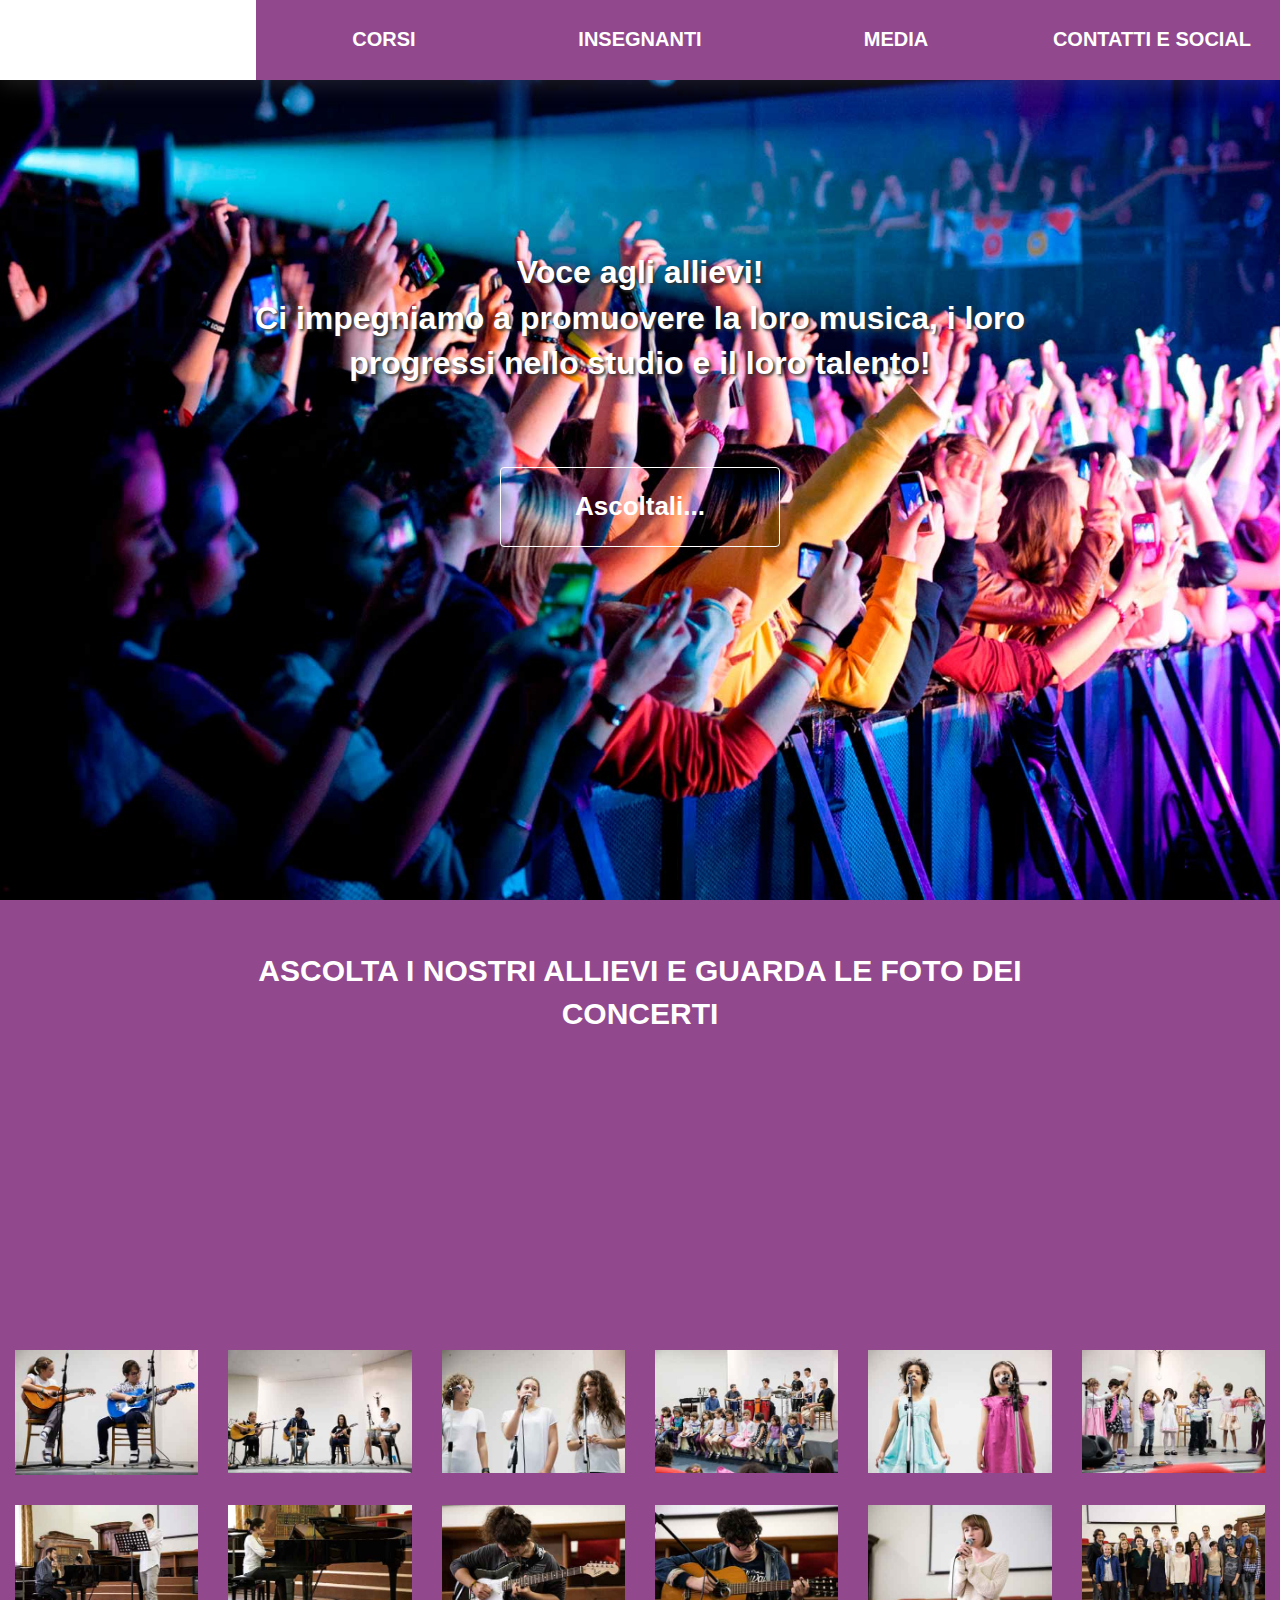
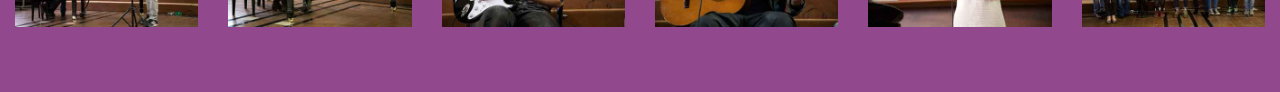
<file: media.html>
<!DOCTYPE html>
<html lang="en">
  <head>
    <meta charset="utf-8">
    <meta name="description" content="scuole di musica arte2o">
    <meta name="keywords" content="suola di musica, liceo, visconti, bramante, ef, Emanuele Frascà">
    <meta name="author" content="Emanuele Frascà • http://www.emanuelefrasca.com">
    <meta http-equiv="X-UA-Compatible" content="IE=edge">
    <meta name="viewport" content="width=device-width, initial-scale=1">
    <title>Arte2oscuole</title>
    <!-- Bootstrap -->
    <link href="css/bootstrap.min.css" rel="stylesheet">
    <link href="css/style.css" rel="stylesheet">
    <link rel="stylesheet" href="css/blueimp-gallery.min.css"> 
    <!-- HTML5 Shim and Respond.js IE8 support of HTML5 elements and media queries -->
    <!-- WARNING: Respond.js doesn't work if you view the page via file:// -->
    <!--[if lt IE 9]>
    <script src="https://oss.maxcdn.com/html5shiv/3.7.2/html5shiv.min.js"></script>
    <script src="https://oss.maxcdn.com/respond/1.4.2/respond.min.js"></script>
    <![endif]--> 
    <script src="js/modernizr.custom.js"></script>
  </head>   
  <body>  
    <nav class="navbar navbar-default barra-top-media top-barra" role="navigation">
      <div class="container-fluid nopadding">
        <!-- Brand and toggle get grouped for better mobile display -->
        <div class="navbar-header">
          <button type="button" class="navbar-toggle collapsed" id="mobilebotton-media" data-toggle="collapse" data-target="#bs-example-navbar-collapse-1">
            <span class="sr-only">Toggle navigation</span>
            <span class="icon-bar" id="righemobile"></span>
            <span class="icon-bar" id="righemobile"></span>
            <span class="icon-bar" id="righemobile"></span>
          </button>
        </div>
        <!-- Collect the nav links, forms, and other content for toggling -->
        <div class="collapse navbar-collapse nopadding2 sfondomobile_media" id="bs-example-navbar-collapse-1">
          <ul class="nav navbar-nav barra-top-larghezza">
            <li class="btn btn-default navbar-btn bottone-home"><a id="text-btn-color-home" href="index.html" type="button">HOME</a></li>
            <li class="btn btn-default navbar-btn bottone-corsi"><a id="text-btn-color" href="corsi.html" type="button">CORSI</a></li>
            <li class="btn btn-default navbar-btn bottone-insegnanti"><a id="text-btn-color" href="insegnanti.html" type="button">INSEGNANTI</a></li>
            <li class="btn btn-default navbar-btn bottone-media"><a id="text-btn-color" href="media.html" type="button">MEDIA</a></li>
            <li class="btn btn-default navbar-btn bottone-sedi"><a id="text-btn-color" href="sedi&contatti.html" type="button">CONTATTI E SOCIAL</a></li>
          </ul>
        </div><!-- /.navbar-collapse -->
      </div><!-- /.container-fluid -->
    </nav>
    <!-- The Gallery as lightbox dialog, should be a child element of the document body -->
    <div id="blueimp-gallery" class="blueimp-gallery blueimp-gallery-controls">
        <div class="slides"></div>
        <h3 class="title"></h3>
        <a class="prev">‹</a>
        <a class="next">›</a>
        <a class="close">×</a>
        <a class="play-pause"></a>
        <ol class="indicator"></ol>
    </div>                       
    <section class="slide_parallax_overphoto_media" id="slide1_media" data-stellar-background-ratio="0.5">
        <div class="container-fluid">
            <div class="row">
                <div class="col-sm-8 col-sm-offset-2">
                    <div class="testo_titolo_overphoto_media">
                    Voce agli allievi!<br> Ci impegniamo a promuovere la loro musica, i loro progressi nello studio e il loro talento!
                    </div>
                    <a id="schidden_01" href="#slide2-media" type="button" class="btn btn-default bottone-scroll_home_media">
                    Ascoltali...
                    </a>
                </div>
            </div>
        </div>
    </section>
    <section class="slide_parallax" id="slide2-media">
        <div class="container-fluid">
            <div class="row">
                <div class="col-sm-8 col-sm-offset-2">
                    <div class="testo_titolo">ASCOLTA I NOSTRI ALLIEVI E GUARDA LE FOTO DEI CONCERTI</div>
                </div>
                <div class="col-sm-12 soundcloud">
                    <div class="col-sm-6 paddinNO">
                        <iframe width="100%" height="250" scrolling="no" frameborder="no" src="https://w.soundcloud.com/player/?url=https%3A//api.soundcloud.com/tracks/169078157&amp;auto_play=false&amp;hide_related=false&amp;show_comments=true&amp;show_user=true&amp;show_reposts=false&amp;visual=true"></iframe>
                    </div>
                    <div class="col-sm-6 paddinNOdx">
                        <iframe id="schidden_01" width="100%" height="250" scrolling="no" frameborder="no" src="https://w.soundcloud.com/player/?url=https%3A//api.soundcloud.com/tracks/169075824&amp;auto_play=false&amp;hide_related=false&amp;show_comments=true&amp;show_user=true&amp;show_reposts=false&amp;visual=true"></iframe>
                    </div>
                </div>
            </div>
        </div>
        <div class="container-fluid">
            <div class="row">
                <div class="col-sm-12">
                    <div class="links">
                        <div class="row">
                        <div class="col-sm-2">
                        <a href="images/photo/001--IMG_3797---Copia.jpg" title="">
                            <img src="images/photo/tumb/001--IMG_3797---Copia.jpg" alt="..." class="slide-show">
                        </a></div>
                        <div class="col-sm-2">
                        <a href="images/photo/001--IMG_3907---Copia.jpg" title="">
                            <img src="images/photo/tumb/001--IMG_3907---Copia.jpg" alt="..." class="slide-show">
                        </a></div>
                        <div class="col-sm-2">
                        <a href="images/photo/002--IMG_3752---Copia.jpg" title="">
                            <img src="images/photo/tumb/002--IMG_3752---Copia.jpg" alt="..." class="slide-show slide-resp">
                        </a></div>
                        <div class="col-sm-2">
                        <a href="images/photo/003--IMG_3317---Copia.jpg" title="">
                            <img src="images/photo/tumb/003--IMG_3317---Copia.jpg" alt="..." class="slide-show slide-resp">
                        </a></div>
                        <div class="col-sm-2">
                        <a href="images/photo/003--IMG_3616.jpg" title="">
                            <img src="images/photo/tumb/003--IMG_3616.jpg" alt="..." class="slide-show slide-resp">
                        </a></div>
                        <div class="col-sm-2">
                        <a href="images/photo/011--IMG_3406.jpg" title="">
                            <img src="images/photo/tumb/011--IMG_3406.jpg" alt="..." class="slide-show slide-resp">
                        </a></div>
                        </div>
                        <div class="row">
                        <div class="col-sm-2">
                        <a href="images/photo/IMG_7894.jpg" title="">
                            <img src="images/photo/tumb/IMG_7894.jpg" alt="..." class="slide-show slide-resp">
                        </a></div>
                        <div class="col-sm-2">
                        <a href="images/photo/IMG_7933.jpg" title="">
                            <img src="images/photo/tumb/IMG_7933.jpg" alt="..." class="slide-show slide-resp">
                        </a></div>
                        <div class="col-sm-2">
                        <a href="images/photo/IMG_8019.jpg" title="">
                            <img src="images/photo/tumb/IMG_8019.jpg" alt="..." class="slide-show slide-resp">
                        </a></div>
                        <div class="col-sm-2">
                        <a href="images/photo/IMG_8092.jpg" title="">
                            <img src="images/photo/tumb/IMG_8092.jpg" alt="..." class="slide-show slide-resp">
                        </a> </div>
                        <div class="col-sm-2">
                        <a href="images/photo/IMG_8172.jpg" title="">
                            <img src="images/photo/tumb/IMG_8172.jpg" alt="..." class="slide-show slide-resp">
                        </a> </div>
                        <div class="col-sm-2">
                        <a href="images/photo/IMG_8234.jpg" title="">
                            <img src="images/photo/tumb/IMG_8234.jpg" alt="..." class="slide-show slide-resp">
                        </a> </div>
                        </div>
                    </div>
                </div>
            </div>
        </div>
    </section>
        
    <!-- jQuery (necessary for Bootstrap's JavaScript plugins) -->
    <script src="https://ajax.googleapis.com/ajax/libs/jquery/1.11.1/jquery.min.js"></script>
    <!--slideshow-->
    <script src="js/blueimp-gallery.min.js"></script>
    <!-- Include all compiled plugins (below), or include individual files as needed -->
    <script src="js/bootstrap.min.js"></script>
    <script src="js/jquery.stellar.min.js"></script>
    <!-- SMOOTH SCROLL -->
    <script>
    $(function() {
      var widths = {
        phone: 767,
        pad: 767
      };
      var offsets = {
        phone: 49,
        pad: 49,
        monitor: 79  
      };
      var offset;
      var width = $(window).width();   
        
      if (width < widths.phone) {
        offset = offsets.phone;
      }
      if (width > widths.phone && width < widths.pad) {
        offset = offsets.pad;
      }
      if (width > widths.pad) {
        offset = offsets.monitor;
      }
        
      $('a[href*=#]:not([href=#])').click(function() {
        if (location.pathname.replace(/^\//,'') == this.pathname.replace(/^\//,'') && location.hostname == this.hostname) {
          var target = $(this.hash);
          target = target.length ? target : $('[name=' + this.hash.slice(1) +']');
          if (target.length) {
            $('html,body').animate({
              scrollTop: target.offset().top - offset
            }, 600);
            return false;
          }
        }
      });
    });
    </script>
    <!-- End of SMOOTH SCROLL -->  
    <script>
jQuery(document).ready(function ($) {
    if (Modernizr.touch){
        $('#slide1_media, #slide3_media').css('background-attachment', 'scroll');
        $('#slide1_media, #slide3_media').removeAttr('data-stellar-background-ratio');
    } else {
        $(window).stellar();
    }
});
    </script>
    <script>  
    $('.links').on('click', function (event) {
    var target = event.target || event.srcElement,
        link = target.src ? target.parentNode : target,
        options = {index: link, event: event},
        links = this.getElementsByTagName('a');
    blueimp.Gallery(links, options);
});
    </script>
  </body>
</html>
</file>
<file: css/style.css>
html, body {
    height: 100%;
    width: 100%;
}

body{
    overflow-x: hidden;
}

.altezza{
    height: 100%;
}

#map-canvas { 
    height: 500px;
    width: 500px;
    margin: 0;
    padding: 0;
}

.test_map{
    font-family: "Century Gothic", "trebuchet ms", "Helvetica", "helvetica neue", sans-serif;
    font-size: 12px;
    font-weight: 200;
}

.titolo_map{
    font-family: "Century Gothic", "trebuchet ms", "Helvetica", "helvetica neue", sans-serif;
    font-size: 16px;
    font-weight: 600;
}

.logo {
    background-image: url(../images/logo_03.png);
    width: 100%;
    height: 50vh;
    background-repeat: no-repeat;
    background-position: center;
    background-size: contain;
}

.testo {
    font-family: "Century Gothic", "trebuchet ms", "Helvetica", "helvetica neue", sans-serif;
    font-size: 50px;
    color: #ffffff;
    font-weight: 600;
    text-align: center;
    padding-top: 5%;
}

.barra-top {
    height: 80px;
    background-color: rgb(7,136,161);
    margin-bottom: 0px;
    font-size: 0px;
    border: none;
    border-radius: 0;
    -webkit-box-shadow: 0px 5px 20px 0px rgba(100, 100, 100, 0.30);
    -moz-box-shadow:    0px 5px 20px 0px rgba(100, 100, 100, 0.30);
    box-shadow:         0px 5px 20px 0px rgba(100, 100, 100, 0.30);
}

.barra-top-corsi {
    height: 80px;
    background-color: #FFCB37;
    margin-bottom: 0px;
    font-size: 0px;
    border: none;
    border-radius: 0;
    -webkit-box-shadow: 0px 5px 20px 0px rgba(100, 100, 100, 0.30);
    -moz-box-shadow:    0px 5px 20px 0px rgba(100, 100, 100, 0.30);
    box-shadow:         0px 5px 20px 0px rgba(100, 100, 100, 0.30);
}

.barra-top-insegnanti {
    height: 80px;
    background-color: #FF4C40;
    margin-bottom: 0px;
    font-size: 0px;
    border: none;
    border-radius: 0;
    -webkit-box-shadow: 0px 5px 20px 0px rgba(100, 100, 100, 0.30);
    -moz-box-shadow:    0px 5px 20px 0px rgba(100, 100, 100, 0.30);
    box-shadow:         0px 5px 20px 0px rgba(100, 100, 100, 0.30);
}

.barra-top-media {
    height: 80px;
    background-color: #91488d;
    margin-bottom: 0px;
    font-size: 0px;
    border: none;
    border-radius: 0;
    -webkit-box-shadow: 0px 5px 20px 0px rgba(100, 100, 100, 0.30);
    -moz-box-shadow:    0px 5px 20px 0px rgba(100, 100, 100, 0.30);
    box-shadow:         0px 5px 20px 0px rgba(100, 100, 100, 0.30);
}

.barra-top-contatti {
    height: 80px;
    background-color: #52BF91;
    margin-bottom: 0px;
    font-size: 0px;
    border: none;
    border-radius: 0;
    -webkit-box-shadow: 0px 5px 20px 0px rgba(100, 100, 100, 0.30);
    -moz-box-shadow:    0px 5px 20px 0px rgba(100, 100, 100, 0.30);
    box-shadow:         0px 5px 20px 0px rgba(100, 100, 100, 0.30);
}



.bottone {
    width: 20%;
    font-weight: 800;
    font-size: 20px;
    font-family: "Century Gothic", "Helvetica", "Helvetica Neue", sans-serif;
    color: rgb(255,255,255);
    border-radius: 0px;
    border: none;
    height: 80px;
    padding-bottom: 0px;
    padding-top: 25px;
    margin-top: 0px;
    margin-bottom: 0px;
    padding-left: 0px;
    padding-right: 0px;
    background-color: rgb(7,136,161);
}

.bottone:hover{
color:rgb(7,136,161);
transition-property: color;
transition-duration: 1.5s;
-webkit-transition-property: color; /* Safari */
-webkit-transition-duration: 1.5s; /* Safari */
    
background:rgb(255,255,255);
transition-property: background-color;
transition-duration: 1.5s;
-webkit-transition-property: background-c∑olor; /* Safari */
-webkit-transition-duration: 1.5s; /* Safari */
}







.barra-top-larghezza {
    width: 100%;
    padding-left: 0px;
    padding-right: 0px;
}

.sfondomobile_home{
background-color: rgb(7,136,161); 
}

.sfondomobile_contatti{
background-color: #52BF91; 
}

.sfondomobile_media{
background-color: #91488d; 
}

.sfondomobile_insegnanti{
background-color: #FF4C40; 
}

.sfondomobile_corsi{
background-color: #FFCB37; 
}





.pecetta_01 {
background-color: rgb(7,136,161);
width: 235px;
}

.pecetta_01dx {
background-color: rgb(7,136,161);
width: 265px;
}

.pecetta_01_dx {
background-color: #bf4b4b;
width: 260px;
}

.testo-pecetta-batteria {
    font-family: "Century Gothic", "trebuchet ms", "Helvetica", "helvetica neue", sans-serif;
    font-size: 50px;
    color: #ffffff;
    font-weight: 600;
    line-height: 1.35;
    background-color: rgb(7,136,161);
    margin-bottom: 10px;
    text-align: right;
    padding-left: 10px
}

.sfondo-logo {
    text-align: center;
}

.pecetta_02 {
background-color: #FFCB37;
    width: 200px;
}

.pecetta_02dx {
background-color: #FFCB37;
    width: 165px;
    margin-left: 30px;
}

.pecetta_03 {
background-color: #FF4C40;
        width: 230px;
}

.pecetta_03dx {
background-color: #FF4C40;
        width: 120px;
    margin-left: 150px;
}

.pecetta_04 {
background-color: #91488d;
        width: 320px;

}

.pecetta_04dx {
background-color: #91488d;
        width: 140px;
        margin-left: 50px;
}

.pecetta_05 {
background-color: #52BF91;
            width: 305px;

}

.pecetta_05dx {
background-color: #52BF91;
            width: 175px;
margin-left: 50px;
}

.test_medio {
    font-family: "Century Gothic", "trebuchet ms", "Helvetica", "helvetica neue", sans-serif;
    font-size: 40px;
    color: #ffffff;
    font-weight: 600;
    padding-top: 0%;
    text-shadow: 2px 2px 3px #333;
}

.test_medio2 {
    font-family: "Century Gothic", "trebuchet ms", "Helvetica", "helvetica neue", sans-serif;
    font-size: 40px;
    color: #ffffff;
    font-weight: 600;
    padding-top: 22.5%;
    text-shadow: 2px 2px 3px #333;
}

.testo_titolo {
    font-family: "Century Gothic", "trebuchet ms", "Helvetica", "helvetica neue", sans-serif;
    font-size: 30px;
    color: #ffffff;
    font-weight: 600;
    text-align: center;
}

.testo_titolo-contatti {
    font-family: "Century Gothic", "trebuchet ms", "Helvetica", "helvetica neue", sans-serif;
    font-size: 30px;
    color: #ffffff;
    font-weight: 600;
    text-align: center;
    padding-bottom: 2%;
}

.testo_sede {
    font-family: "Century Gothic", "trebuchet ms", "Helvetica", "helvetica neue", sans-serif;
    font-size: 26px;
    color: #ffffff;
    font-weight: 600;
    text-align: center;
}

.testo_lettura {
    font-family: "Century Gothic", "trebuchet ms", "Helvetica", "helvetica neue", sans-serif;
    font-size: 20px;
    color: #ffffff;
    font-weight: 400;
    text-align: center;
    padding-top: 1%;
    padding-left: 10%;
    padding-right: 10%;
    padding-bottom: 5%;
}

.sfondo_giallo {
    background-color: #FFCB37;
    position: absolute;
    z-index: 1;
}

.testo_titolo_blu {
      font-family: "Century Gothic", "trebuchet ms", "Helvetica", "helvetica neue", sans-serif;
    font-size: 30px;
    color: #000000;
    font-weight: 600;
    text-align: center;
    padding-top: 5%;
}

.testo_lettura_blu {
            font-family: "Century Gothic", "trebuchet ms", "Helvetica", "helvetica neue", sans-serif;
    font-size: 20px;
    color: #000000;
    font-weight: 400;
    text-align: center;
    padding-top: 1%;
    padding-left: 10%;
    padding-right: 10%;
    padding-bottom: ;
}

.img_band {
    background-image: url(/../images/band.png);
    background-size: cover;
    width: 100%;
    height: 600px;
    background-repeat: no-repeat;
    background-position: center;
}



.paddingpagina {
    padding-left: 0px;
    padding-right: 0px;
    margin-top: 5%;
}

.testo_titolo-blu {
    font-family: "Century Gothic", "trebuchet ms", "Helvetica", "helvetica neue", sans-serif;
    font-size: 24px;
    color: rgb(7,136,161);
    font-weight: 600;
    padding-top: 5%;
}

.testo_lettura-blu {
    font-family: "Century Gothic", "trebuchet ms", "Helvetica", "helvetica neue", sans-serif;
    font-size: 16px;
    color: rgb(7,136,161);
    font-weight: 200;
    padding-bottom: 10px;
}

.bottone-insegnati {
    border: none;
    color: #ffffff;
    background-color: rgb(7,136,161);
    border-radius: 0;
    font-size: 15px;
    font-weight: 600;   
}

.padding-insegnani {
    margin-top: 2%;
}

.tumb-bord-insegnanti {
    border-color: rgb(255,255,255);
    background-color: #ffffff   ;
}

.sfondo-viola {
    background-color: #91488d;
    position: absolute;
    z-index: 1;

}

.top-barra {
    position: fixed;
    width: 100%;
    z-index: 100;
}

.padding-top-barra {
    padding-top: 80px;
}

.img_band_parallax {
       background-image: url(/../images/band.png);
    background-repeat: no-repeat;
    background-position: center;
    width: 100%;
    height: 400px;
}

.ritaglio-img-parallax {
    width: 100%;
    height: 100px;
}

.img_parallax {
    background-image: url(/../images/grattacielo.jpg);
    background-position: center;
    background-repeat: no-repeat;
    width: 100%;
    height: 1500px;
}

.fullscreen {
    width: 100%;
    height: 100%;
}

.slide1{
    background-attachment: fixed;
    width:100%;
    height:100%;
    position: relative;
    z-index: 0;
    padding-left: 0px;
    padding-right: 0px;
}


.img_t {
    background-image: url(/../images/concerto.jpg);
    width: 100%;
    height: 910px;
    background-repeat: no-repeat;
    background-position: center;
}

.sfondo-bianco {
    background-color: rgba(255,255,255,1);
    position: absolute;
    z-index: 1;
    text-align: center;
}





.sfondo-trasparente {
    background-color: rgba(255,255,255,0);
    position: absolute;
    z-index: 1;
    text-align: center;
}

.testo_titolo_overphoto_home {
    font-family: "Century Gothic", "trebuchet ms", "Helvetica", "helvetica neue", sans-serif;
    font-size: 32px;
    color: #ffffff;
    font-weight: 600;
    text-align: center;
    text-shadow: 2px 2px 3px #333;
    margin-top: -5vh;
}

.testo_titolo_overphoto_social {
    font-family: "Century Gothic", "trebuchet ms", "Helvetica", "helvetica neue", sans-serif;
    font-size: 45px;
    color: #ffffff;
    font-weight: 600;
    text-align: center;
    text-shadow: 2px 2px 3px #333;
}

.testo_titolo_overphoto_home2 {
    font-family: "Century Gothic", "trebuchet ms", "Helvetica", "helvetica neue", sans-serif;
    font-size: 45px;
    color: #ffffff;
    font-weight: 600;
    text-align: center;
    text-shadow: 2px 2px 3px #333;
}
.testo_titolo_overphoto {
    font-family: "Century Gothic", "trebuchet ms", "Helvetica", "helvetica neue", sans-serif;
    font-size: 32px;
    color: #ffffff;
    font-weight: 600;
    text-align: center;
    text-shadow: 2px 2px 3px #333;
}

.testo_titolo_overphoto_media {
    font-family: "Century Gothic", "trebuchet ms", "Helvetica", "helvetica neue", sans-serif;
    font-size: 32px;
    color: #ffffff;
    font-weight: 600;
    text-align: center;
    text-shadow: 2px 2px 3px #333;
}

.sfondo-arancione {
    background-color: #FF4C40;
    position: absolute;
    z-index: 1;
    text-align: center;
}

.links{
    margin:0;
    list-style:none;
    padding-left:0
}
.links li{
    display:inline;
    padding:0 10px
}

.slide-show{
    width: 100%;
    margin-top: 15px;
    margin-bottom: 15px;

}
.img-ampli {
    background-image: url(/../images/ampli.jpg);
    background-size: cover;
    width: 100%;
    height: 500px;
    background-repeat: no-repeat;
    background-position: center;
}

.bottone-home {
    width: 20%;
    font-weight: 800;
    font-size: 20px;
    font-family: "Century Gothic", "Helvetica", "Helvetica Neue", sans-serif;
    color: rgb(255,255,255);
    border-radius: 0px;
    border: none;
    height: 80px;
    padding-bottom: 0px;
    padding-top: 14px;
    margin-top: 0px;
    margin-bottom: 0px;
    padding-left: 0px;
    padding-right: 0px;
    background-color: rgba(7,136,161,0);
}

.bottone-home:hover {
    color:rgb(7,136,161);
    transition-property: color;
    transition-duration: 1.5s;
    -webkit-transition-property: color; /* Safari */
    -webkit-transition-duration: 1.5s; /* Safari */

    background:rgb(255,255,255);
    transition-property: background-color;
    transition-duration: 1.5s;
    -webkit-transition-property: background-color; /* Safari */
    -webkit-transition-duration: 1.5s; /* Safari */
}

.bottone-corsi {
    width: 20%;
    font-weight: 800;
    font-size: 20px;
    font-family: "Century Gothic", "Helvetica", "Helvetica Neue", sans-serif;
    color: rgb(255,255,255);
    border-radius: 0px;
    border: none;
    height: 80px;
    padding-bottom: 0px;
    padding-top: 14px;
    margin-top: 0px;
    margin-bottom: 0px;
    padding-left: 0px;
    padding-right: 0px;
    background-color: rgba(7,136,161,0); 
}

.bottone-corsi:hover{
    color:rgb(255,255,255);
    transition-property: color;
    transition-duration: 1.5s;
    -webkit-transition-property: color; /* Safari */
    -webkit-transition-duration: 1.5s; /* Safari */

    background:#FFCB37;
    transition-property: background-color;
    transition-duration: 1.5s;
    -webkit-transition-property: background-color; /* Safari */
    -webkit-transition-duration: 1.5s; /* Safari */
}

.bottone-insegnanti {
    width: 20%;
    font-weight: 800;
    font-size: 20px;
    font-family: "Century Gothic", "Helvetica", "Helvetica Neue", sans-serif;
    color: rgb(255,255,255);
    border-radius: 0px;
    border: none;
    height: 80px;
    padding-bottom: 0px;
    padding-top: 14px;
    margin-top: 0px;
    margin-bottom: 0px;
    padding-left: 0px;
    padding-right: 0px;
    background-color: rgba(7,136,161,0);     
}

.bottone-insegnanti:hover{
    color:rgb(252,255,255);
    transition-property: color;
    transition-duration: 1.5s;
    -webkit-transition-property: color; /* Safari */
    -webkit-transition-duration: 1.5s; /* Safari */

    background:#FF4C40;
    transition-property: background-color;
    transition-duration: 1.5s;
    -webkit-transition-property: background-color; /* Safari */
    -webkit-transition-duration: 1.5s; /* Safari */
}

.bottone-media {
    width: 20%;
    font-weight: 800;
    font-size: 20px;
    font-family: "Century Gothic", "Helvetica", "Helvetica Neue", sans-serif;
    color: rgb(255,255,255);
    border-radius: 0px;
    border: none;
    height: 80px;
    padding-bottom: 0px;
    padding-top: 14px;
    margin-top: 0px;
    margin-bottom: 0px;
    padding-left: 0px;
    padding-right: 0px;
    background-color: rgba(7,136,161,0);     
}

.bottone-media:hover{
    color:rgb(255,255,255);
    transition-property: color;
    transition-duration: 1.5s;
    -webkit-transition-property: color; /* Safari */
    -webkit-transition-duration: 1.5s; /* Safari */

    background:#91488d;
    transition-property: background-color;
    transition-duration: 1.5s;
    -webkit-transition-property: background-color; /* Safari */
    -webkit-transition-duration: 1.5s; /* Safari */
}

.bottone-sedi {
    width: 20%;
    font-weight: 800;
    font-size: 20px;
    font-family: "Century Gothic", "Helvetica", "Helvetica Neue", sans-serif;
    color: rgb(255,255,255);
    border-radius: 0px;
    border: none;
    height: 80px;
    padding-bottom: 0px;
    padding-top: 14px;
    margin-top: 0px;
    margin-bottom: 0px;
    padding-left: 0px;
    padding-right: 0px;
    background-color: rgba(7,136,161,0);     
}

.bottone-sedi:hover{
    color:rgb(255,255,255);
    transition-property: color;
    transition-duration: 1.5s;
    -webkit-transition-property: color; /* Safari */
    -webkit-transition-duration: 1.5s; /* Safari */

    background:#52BF91;
    transition-property: background-color;
    transition-duration: 1.5s;
    -webkit-transition-property: background-color; /* Safari */
    -webkit-transition-duration: 1.5s; /* Safari */
}
.sfondo-verde {
    background-color: #52BF91;
    position: absolute;
    z-index: 1;
    text-align: center;
}

.allineamento-centro {
    text-align: center;
}

.testo-nome-scuole {
    font-family: "Century Gothic", "trebuchet ms", "Helvetica", "helvetica neue", sans-serif;
    font-size: 30px;
    color: #ffffff;
    font-weight: 600;
    text-align: left;
    padding-top: 1%;
}

.img_concertorosso {
        background-image: url(/../images/concertorosso.jpg);
    width: 100%;
    height: 950px;
    background-repeat: no-repeat;
    background-position: center;
}

.sfondo-blu {
    background-color: rgb(7,136,161);
    position: absolute;
    z-index: 2;
    text-align: center;
}

.img_orchestrafemminile {
    background-image: url(../images/orchestrafemminile_05.jpg);
    width: 100%;
    height: 600px;
    background-repeat: no-repeat;
    background-position: center;
}

.img_bambinoviolino {
    background-image: url(../images/bambinoviolino.jpg);
    width: 100%;
    height: 800px;
    background-repeat: no-repeat;
    background-position: center;
}

.img_concertobianco {
        background-image: url(/../images/concertobianco.jpg);
    background-size: cover;
    width: 100%;
    height: 700px;
    background-repeat: no-repeat;
    background-position: center;
}





.bottone-scroll {
    width: 280px;
    font-weight: 800;
    font-size: 26px;
    font-family: "Century Gothic", "Helvetica", "Helvetica Neue", sans-serif;
    color: rgb(255,255,255);
    border-radius: 0px;
    border: none;
    height: 80px;
    padding-bottom: 0px;
    padding-top: 20px;
    margin-top: 50px;
    margin-bottom: 0px;
    padding-left: 0px;
    padding-right: 0px;
    background-color: rgba(7,136,161,0);
}

.bottone-scroll-contatti {
    width: 280px;
    font-weight: 800;
    font-size: 26px;
    font-family: "Century Gothic", "Helvetica", "Helvetica Neue", sans-serif;
    color: rgb(255,255,255);
    border-radius: 0px;
    border: none;
    height: 80px;
    padding-bottom: 0px;
    padding-top: 20px;
    margin-top: 50px;
    margin-bottom: 0px;
    padding-left: 0px;
    padding-right: 0px;
    background-color: rgba(7,136,161,0);
}

.bottone-scroll-media {
    width: 280px;
    font-weight: 800;
    font-size: 26px;
    font-family: "Century Gothic", "Helvetica", "Helvetica Neue", sans-serif;
    color: rgb(255,255,255);
    border-radius: 0px;
    border: none;
    height: 80px;
    padding-bottom: 0px;
    padding-top: 20px;
    margin-top: 50px;
    margin-bottom: 0px;
    padding-left: 0px;
    padding-right: 0px;
    background-color: rgba(7,136,161,0);
}

.bottone-scroll-insegnanti {
    width: 280px;
    font-weight: 800;
    font-size: 26px;
    font-family: "Century Gothic", "Helvetica", "Helvetica Neue", sans-serif;
    color: rgb(255,255,255);
    border-radius: 0px;
    border: none;
    height: 80px;
    padding-bottom: 0px;
    padding-top: 20px;
    margin-top: 50px;
    margin-bottom: 0px;
    padding-left: 0px;
    padding-right: 0px;
    background-color: rgba(7,136,161,0);
}

.bottone-scroll-corsi {
    width: 280px;
    font-weight: 800;
    font-size: 26px;
    font-family: "Century Gothic", "Helvetica", "Helvetica Neue", sans-serif;
    color: rgb(255,255,255);
    border-radius: 0px;
    border: none;
    height: 80px;
    padding-bottom: 0px;
    padding-top: 20px;
    margin-top: 50px;
    margin-bottom: 0px;
    padding-left: 0px;
    padding-right: 0px;
    background-color: rgba(7,136,161,0);
}

.bottone-scroll:hover{
    color:rgb(7,136,161);
    transition-property: color;
    transition-duration: 1.5s;
    -webkit-transition-property: color; /* Safari */
    -webkit-transition-duration: 1.5s; /* Safari */
}

.bottone-scroll-contatti:hover{
    color:#52BF91;
    transition-property: color;
    transition-duration: 1.5s;
    -webkit-transition-property: color; /* Safari */
    -webkit-transition-duration: 1.5s; /* Safari */
}

.bottone-scroll-media:hover{
    color:#91488d;
    transition-property: color;
    transition-duration: 1.5s;
    -webkit-transition-property: color; /* Safari */
    -webkit-transition-duration: 1.5s; /* Safari */
}

.bottone-scroll-insegnanti:hover{
    color:#FF4C40;
    transition-property: color;
    transition-duration: 1.5s;
    -webkit-transition-property: color; /* Safari */
    -webkit-transition-duration: 1.5s; /* Safari */
}

.bottone-scroll-corsi:hover{
    color:#FFCB37;
    transition-property: color;
    transition-duration: 1.5s;
    -webkit-transition-property: color; /* Safari */
    -webkit-transition-duration: 1.5s; /* Safari */
}

.testo-lettura-home {
    font-family: "Century Gothic", "trebuchet ms", "Helvetica", "helvetica neue", sans-serif;
    font-size: 20px;
    color: #ffffff;
    font-weight: 400;
    text-align: center;
    padding-top: 1%;
}

.testo-lettura-corsi {
    font-family: "Century Gothic", "trebuchet ms", "Helvetica", "helvetica neue", sans-serif;
    font-size: 20px;
    color: #ffffff;
    font-weight: 400;
    text-align: left;
    padding-top: 5px;
    padding-bottom: 5px;
    padding-left: 5px;
    border: solid white 1px;
    margin-bottom: 15px;
}

.testo-lettura-contatti {
    font-family: "Century Gothic", "trebuchet ms", "Helvetica", "helvetica neue", sans-serif;
    font-size: 20px;
    color: #ffffff;
    font-weight: 400;
    text-align: center;
    padding-bottom: 2%;
    text-decoration: none;
}

.testo-lettura-contatti-mail {
    font-family: "Century Gothic", "trebuchet ms", "Helvetica", "helvetica neue", sans-serif;
    font-size: 20px;
    color: #ffffff;
    font-weight: 400;
    text-align: center;
    padding-bottom: 2%;
    text-decoration: none;
}

.testo-lettura-contatti-mail:hover {
    font-family: "Century Gothic", "trebuchet ms", "Helvetica", "helvetica neue", sans-serif;
    font-size: 20px;
    color: #ffffff;
    font-weight: 400;
    text-align: center;
    padding-bottom: 2%;
    text-decoration: underline;
    text-decoration-color: #ffffff;
    text-decoration-color: #ffffff;
}

.testo-foto {
    font-family: "Century Gothic", "trebuchet ms", "Helvetica", "helvetica neue", sans-serif;
    font-size: 50px;
    color: #ffffff;
    font-weight: 600;
    text-align: center;
    padding-top: 5%;
    text-shadow: -1px 0 black, 0 1px black, 1px 0 black, 0 -1px black;

}

.img_direttore {
    background-image: url(/../images/direttoreorchestra.jpg);
    background-size: cover;
    width: 100%;
    height: 600px;
    background-repeat: no-repeat;
    background-position: center;
}

.img_teenpublic {
    background-image: url(/../images/teenagerpop_02.jpg);
    width: 100%;
    height: 700px;
    background-repeat: no-repeat;
    background-position: center;
}



.img_concerto {
    background-image: url(../images/concerto.jpg);
    background-repeat: no-repeat;
    background-attachment: fixed;
    background-size: contain;
    height: 100%;
    width: 100%;
    position: relative;  
}

.img_vivaldi {
    background-image: url(/../images/Vivaldi.jpeg);
    width: 100%;
    height: 900px;
    background-repeat: no-repeat;
    background-position: center;
}

.img_bluconcert {
    background-image: url(/../images/bluconcert_02.jpg);
    width: 100%;
    height: 700px;
    background-repeat: no-repeat;
    background-position: center;
}

.fb {
    width: 100%;
    height: 350px;
    background-repeat: no-repeat;
    background-position: center;
    background-size: contain;
    margin-top: 20%;
    background-image: url(../images/icons/fb.png);
    
}

.tw {
    width: 100%;
    height: 350px;
    background-repeat: no-repeat;
    background-position: center;
    background-size: contain;
    background-image: url(../images/icons/tw.png);
    margin-top: 20%;
}

.sc {
        width: 100%;
    height: 350px;
    background-repeat: no-repeat;
    background-position: center;
    background-size: contain;
    background-image: url(../images/icons/sc.png);
    margin-top: 20%;
}

.yt {
    width: 100%;
    height: 350px;
    background-repeat: no-repeat;
    background-position: center;
    background-size: contain;
    background-image: url(../images/icons/yt.png);
    margin-top: 20%;
}

.testo_lettura-scuole {
    font-family: "Century Gothic", "trebuchet ms", "Helvetica", "helvetica neue", sans-serif;
    font-size: 20px;
    color: #ffffff;
    font-weight: 400;
    text-align: left;
    padding-bottom: 1%;
    padding-left: 40px;
}

.sfondo-blu_01 {
        background-color: rgb(7,136,161);
    position: absolute;
    z-index: 1;
    text-align: center;
}



.img_laser {
    background-image: url(/../images/laser.JPG);
    width: 100%;
    height: 900px;
    background-repeat: no-repeat;
    background-position: center;
}

.img_stage {
     background-image: url(/../images/stage.jpg);
    width: 100%;
    height: 600px;
    background-repeat: no-repeat;
    background-position: center;
}

.slide_parallax_overphoto {
    width: 100%;
    position: relative;
    padding: 350px 0;
    text-align: center;
}

.slide_parallax_overphoto_media {
    width: 100%;
    position: relative;
    padding: 250px 0;
    text-align: center;
}

.slide_parallax {
    width: 100%;
    position: relative;
    padding: 50px 0;
    text-align: center;
}

.slide_parallax_pecette {
    width: 100%;
    position: relative;
    text-align: center;
    padding-bottom: 10%;
}

#slide1 {
    height: 100%;
    background-image: url(../images/concerto.jpg);
	background-color:#fff;
	background-repeat: no-repeat;
	-webkit-background-size: cover;
	background-size: cover;
	background-attachment: fixed;
}

#slide3 {
    background-image: url(../images/bambinoviolino.jpg);
	background-color:#fff;
	background-repeat: no-repeat;
	-webkit-background-size: cover;
	background-size: cover;
	background-attachment: fixed;  
    padding: 100px 0;

}

#slide2, #slide4, #slide7 {
    background-color: rgb(7,136,161);
    z-index: 2;
}

#slide6 {
    background-color: rgb(7,136,161);
    z-index: 2;
}

#slide2-corsi, #slide4-corsi {
    background-color: #FFCB37;
    z-index: 2;
}

#slide4-social {
    background-color: rgba(255,201,25,0);
    z-index: 2;
}

#slide2-social {
    background-color: #52BF91;
    z-index: 2;
    padding-top: 110px;
}

#slide2-insegnanti, #slide4-insegnanti{
    background-color: #FF4C40;
    z-index: 2;
}

#slide2-media, #slide4-media{
    background-color: #91488d;
    z-index: 2;
}

.bottone-scroll_home {
    width: 280px;
    font-weight: 800;
    font-size: 26px;
    font-family: "Century Gothic", "Helvetica", "Helvetica Neue", sans-serif;
    color: rgb(255,255,255);
    border-color: #fff;
    height: 80px;
    padding-bottom: 0px;
    padding-top: 20px;
    margin-top: 5vh;
    margin-bottom: 0px;
    padding-left: 0px;
    padding-right: 0px;
    background-color: rgba(7,136,161,0);
}

.bottone-scroll_home_contatti {
    width: 280px;
    font-weight: 800;
    font-size: 26px;
    font-family: "Century Gothic", "Helvetica", "Helvetica Neue", sans-serif;
    color: rgb(255,255,255);
    border-color: #fff;
    height: 80px;
    padding-bottom: 0px;
    padding-top: 20px;
    margin-top: 80px;
    margin-bottom: 0px;
    padding-left: 0px;
    padding-right: 0px;
    background-color: rgba(7,136,161,0);
}

.bottone-scroll_home_media {
    width: 280px;
    font-weight: 800;
    font-size: 26px;
    font-family: "Century Gothic", "Helvetica", "Helvetica Neue", sans-serif;
    color: rgb(255,255,255);
    border-color: #fff;
    height: 80px;
    padding-bottom: 0px;
    padding-top: 20px;
    margin-top: 80px;
    margin-bottom: 0px;
    padding-left: 0px;
    padding-right: 0px;
    background-color: rgba(7,136,161,0);
}

.bottone-scroll_home_insegnanti {
    width: 280px;
    font-weight: 800;
    font-size: 26px;
    font-family: "Century Gothic", "Helvetica", "Helvetica Neue", sans-serif;
    color: rgb(255,255,255);
    border-color: #fff;
    height: 80px;
    padding-bottom: 0px;
    padding-top: 20px;
    margin-top: 80px;
    margin-bottom: 0px;
    padding-left: 0px;
    padding-right: 0px;
    background-color: rgba(7,136,161,0);
}

.bottone-scroll_home_corsi {
    width: 280px;
    font-weight: 800;
    font-size: 26px;
    font-family: "Century Gothic", "Helvetica", "Helvetica Neue", sans-serif;
    color: rgb(255,255,255);
    border-color: #fff;
    height: 80px;
    padding-bottom: 0px;
    padding-top: 20px;
    margin-top: 80px;
    margin-bottom: 0px;
    padding-left: 0px;
    padding-right: 0px;
    background-color: rgba(7,136,161,0);
}

.bottone-scroll_home_corsi:hover{
    color:#FFCB37;
    transition-property: color;
    transition-duration: 1.5s;
    -webkit-transition-property: color; /* Safari */
    -webkit-transition-duration: 1.5s; /* Safari */
}
    
.bottone-scroll_home:hover{
    color:rgb(7,136,161);
    transition-property: color;
    transition-duration: 1.5s;
    -webkit-transition-property: color; /* Safari */
    -webkit-transition-duration: 1.5s; /* Safari */
}

.bottone-scroll_home_contatti:hover{
    color: #52BF91;
    transition-property: color;
    transition-duration: 1.5s;
    -webkit-transition-property: color; /* Safari */
    -webkit-transition-duration: 1.5s; /* Safari */
}

.bottone-scroll_home_media:hover{
    color:#91488d;
    transition-property: color;
    transition-duration: 1.5s;
    -webkit-transition-property: color; /* Safari */
    -webkit-transition-duration: 1.5s; /* Safari */
}

.bottone-scroll_home_insegnanti:hover{
    color:#FF4C40;
    transition-property: color;
    transition-duration: 1.5s;
    -webkit-transition-property: color; /* Safari */
    -webkit-transition-duration: 1.5s; /* Safari */
}

#slide1_corsi {
    height: 100%;
    background-image: url(../images/concertobianco.jpg);
	background-color:#fff;
	background-repeat: no-repeat;
	-webkit-background-size: cover;
	background-size: cover;
	background-attachment: fixed;
}

#slide1_social {
    height: 100%;
    background-image: url(../images/stage.jpg);
	background-color:#fff;
	background-repeat: no-repeat;
	-webkit-background-size: cover;
	background-size: cover;
	background-attachment: fixed;
}

#slide1_insegnanti {
    height: 100%;
    background-image: url(../images/bluconcert_02.jpg);
	background-color:#fff;
	background-repeat: no-repeat;
	-webkit-background-size: cover;
	background-size: cover;
	background-attachment: fixed;
}

#slide1_media {
    height: 100%;
    background-image: url(../images/teenagerpop_02.jpg);
	background-color:#fff;
	background-repeat: no-repeat;
	-webkit-background-size: cover;
	background-size: cover;
	background-attachment: fixed;
}

#slide3_corsi {
    background-image: url(../images/direttoreorchestra.jpg);
	background-color:#fff;
	background-repeat: no-repeat;
	-webkit-background-size: cover;
	background-size: cover;
	background-attachment: fixed;
    padding: 280px 0;

}

#slide3_social {
    background-image: url(../images/concertorosso.jpg);
	background-color:#fff;
	background-repeat: no-repeat;
	-webkit-background-size: cover;
	background-size: cover;
	background-attachment: fixed;
    height: 100%;
    padding-top: 110px;

}

#slide3_insegnanti {
    background-image: url(../images/Vivaldi.jpeg);
	background-color:#fff;
	background-repeat: no-repeat;
	-webkit-background-size: cover;
	background-size: cover;
	background-attachment: fixed;
    padding: 280px 0;

}

#slide3_media {
    background-image: url(../images/laser.JPG);
	background-color:#fff;
	background-repeat: no-repeat;
	-webkit-background-size: cover;
	background-size: cover;
	background-attachment: fixed;
    padding: 120px 0;

}

.soundcloud {
    padding-top: 3.5%
}


.pecetta {
    display: block;
    height: 80px;
    text-align: right;
    margin-top: 10px;
    margin-right: 0px;
}

.pecettaL {
    display: block;
    height: 80px;
    text-align: left;
    margin-top: 15px;
}





.pecettaLdx {
    display: block;
    height: 80px;
    text-align: left;
    margin-top: 15px;
    float: right;
}

.allinamento_generi {
    margin-right: 0px;
}

.paddinNO {
    padding-left: 0px;
}

.paddinNOdx {
    padding-right: 0px;
}

.nopadding {
    padding: 0px;
}

.nopadding2 {
    padding: 0px;
}

#text-btn-color {
    color: #fff;
}

#text-btn-color-home {
    color: #fff;
}

#text-btn-color-home:hover {
    color: rgb(7,136,161);
}


#mobilebotton {
    background-color: rgb(7,136,161);
}

#mobilebotton-corsi {
    background-color: #FFCB37;
}

#mobilebotton-insegnanti {
    background-color: #FF4C40;
}

#mobilebotton-media {
    background-color: #91488d;
}

#mobilebotton-contatti {
    background-color: #52BF91;
}

#righemobile {
    background-color: #fff;
}

.padingmobilesedi {
    
}

.testo-pecetta {
    font-family: "Century Gothic", "trebuchet ms", "Helvetica", "helvetica neue", sans-serif;
    font-size: 50px;
    color: #ffffff;
    font-weight: 600;
    line-height: 1.35;
    padding-left: 10px;
    padding-top: 6px
}

.targhetriferimento {
    font-family: "Century Gothic", "trebuchet ms", "Helvetica", "helvetica neue", sans-serif;
    font-size: 20px;
    color: #FFCB37;
    font-weight: 600;
    text-align: center;
    padding-top: 5px;
    padding-bottom: 5px;
    border: solid white 1px;
    background-color: #ffffff;
    margin-top: 15px;
}

.microtitolo {
    text-align: center;
    font-weight: 600;
}

.testostorto {
    font-style: italic;
}

.distanza {
    margin-bottom: 50px;
}

.marginealtobimbotesto {
    margin-top: 10%;
}





@media(max-width:1024px){

.testo_titolo_overphoto_home{
    font-size: 32px;
    margin-top: -80px;
} 

.bottone-scroll_home {
margin-top: 50px;
}

.testo_titolo_overphoto_media {
margin-top: -100px;
}    

.testo_sede {
    font-size: 22px;
}    
}




@media(max-width:768px){

#map-canvas { 
    height: 300px;
    width: 300px;
    margin: 0;
    padding: 0;
}    

.fb {
width: 45%;
height: 150px;
background-repeat: no-repeat;
background-position: center;
background-size: contain;
margin-top: 0%;
background-image: url(../images/icons/fb.png);
float: left;
}

.tw {
width: 45%;
height: 150px;
background-repeat: no-repeat;
background-position: center;
background-size: contain;
background-image: url(../images/icons/tw.png);
margin-top: 0%;
margin-left: 5%;
float: left;
}    
    
.sc {
width: 45%;
height: 150px;
background-repeat: no-repeat;
background-position: center;
background-size: contain;
background-image: url(../images/icons/sc.png);
margin-top: 5%;
margin-left: -0.5%;
float: left;
}
    
.yt {
width: 45%;
height: 150px;
background-repeat: no-repeat;
background-position: center;
background-size: contain;
background-image: url(../images/icons/yt.png);
margin-top: 5%;
text-align: center;
float: left;
margin-left: 5%;
}
}
    
@media(max-width:767px){

.marginealtobimbotesto {
    margin-top: -10%;
}
    
.pecetta_01 {
background-color: rgb(7,136,161);
width: 175px;
}

.pecetta_02 {
background-color: #FFCB37;
    width: 150px;
}
    
.pecetta_03 {
background-color: #FF4C40;
        width: 170px;
}
    
.pecetta_04 {
background-color: #91488d;
        width: 230px;
}

.pecetta_05 {
background-color: #52BF91;
            width: 220px;
}
    
.pecetta_01dx {
background-color: rgb(7,136,161);
width: 190px;
}

.pecetta_02dx {
background-color: #FFCB37;
    width: 130px;
    margin-left: 0px;
}
    
.pecetta_03dx {
background-color: #FF4C40;
        width: 105px;
        margin-left: 0px;
}
    
.pecetta_04dx {
background-color: #91488d;
        width: 115px;
        margin-left: 0px;
}

.pecetta_05dx {
background-color: #52BF91;
            width: 140px;
            margin-left: 0px;
}
    
.testo-pecetta {
    font-family: "Century Gothic", "trebuchet ms", "Helvetica", "helvetica neue", sans-serif;
    font-size: 30px;
    color: #ffffff;
    font-weight: 600;
    line-height: 1.35;
    padding-left: 35px;
    padding-top: 6px
}
    
.paddinNOdx {
    padding-left: 0px;
}

.pecettaLdx {
    display: block;
    height: 50px;
    text-align: left;
    margin-top: 15px;
    float: none;
}

.pecettaL {
    display: block;
    height: 50px;
    text-align: left;
    margin-top: 15px;
}

.top-barra {
position: relative;
width: 100%;
z-index: 100;
}

.slide-resp{
display: none;
}    
    
.testo_titolo_overphoto_media {
margin-top: -200px;
font-size: 32px;
}

.testo_titolo_overphoto_home2{
font-size: 32px;
margin-top: 20%;
}  
    
.testo_titolo_overphoto_home{
font-size: 32px;
margin-top: -5%;
}    
    
.testo_titolo_overphoto{
font-size: 32px;
}    
    
.slide-show{
width: 100%;
margin: 5px 0 5px;
}

#slide3_media{
padding: 40px 0;
}    
    
#schidden_01{
    display: none;
}     
    
.top-barra{
    height: 50px;
}

.nopadding{
    padding-left: 15px;
    padding-right: 15px;
}
    
.bottone-home{
width: 100%;
}

.bottone-corsi{
width: 100%;
}

.bottone-insegnanti{
width: 100%;
}
    
.bottone-media{
width: 100%;
}

.bottone-sedi{
width: 100%;
}
    
.barra-top-larghezza {
margin: 0px;
}
 
.logo{
margin-top: -10%;
height: 195px;
}
 
.bottone-scroll_home {
margin-top: 0px;
}
    
.testo_titolo_overphoto {
margin-top: -250px;
}    

.padingmobilesedi {
padding-top: 50px;    
}    
}

@media(max-width:1000px){

}





















.marginicorsi {
    margin-left: 15px;
    margin-right: 15px;
}
</file>
<file: in costruzione/css/style.css>
.sfondo {
    background-color: rgb(7,136,161);
    text-align: center;
}

.logo {
    padding-top: 10%;
    text-align: center;
    
}

.testo {
    font-family: "Century Gothic", "trebuchet ms", "Helvetica", "helvetica neue", sans-serif;
    font-size: 43px;
    color: #ffffff;
    font-weight: 600;
    text-align: center;
}

.contact {
    font-family: "Century Gothic", "trebuchet ms", "Helvetica", "helvetica neue", sans-serif;
    font-size: 24px;
    color: #ffffff;
    font-weight: 600;
    text-align: center;
    margin-top: 15px;
}

.number {
    font-family: "Century Gothic", "trebuchet ms", "Helvetica", "helvetica neue", sans-serif;
    font-size: 24px;
    color: #ffffff;
    font-weight: 200;
    text-align: center;
}
</file>
<file: css/blueimp-gallery.min.css>
@charset "UTF-8";.blueimp-gallery,.blueimp-gallery>.slides>.slide>.slide-content{position:absolute;top:0;right:0;bottom:0;left:0;-moz-backface-visibility:hidden}.blueimp-gallery>.slides>.slide>.slide-content{margin:auto;width:auto;height:auto;max-width:100%;max-height:100%;opacity:1}.blueimp-gallery{position:fixed;z-index:999999;overflow:hidden;background:#000;background:rgba(0,0,0,.9);opacity:0;display:none;direction:ltr;-ms-touch-action:none;touch-action:none}.blueimp-gallery-carousel{position:relative;z-index:auto;margin:1em auto;padding-bottom:56.25%;box-shadow:0 0 10px #000;-ms-touch-action:pan-y;touch-action:pan-y}.blueimp-gallery-display{display:block;opacity:1}.blueimp-gallery>.slides{position:relative;height:100%;overflow:hidden}.blueimp-gallery-carousel>.slides{position:absolute}.blueimp-gallery>.slides>.slide{position:relative;float:left;height:100%;text-align:center;-webkit-transition-timing-function:cubic-bezier(0.645,.045,.355,1);-moz-transition-timing-function:cubic-bezier(0.645,.045,.355,1);-ms-transition-timing-function:cubic-bezier(0.645,.045,.355,1);-o-transition-timing-function:cubic-bezier(0.645,.045,.355,1);transition-timing-function:cubic-bezier(0.645,.045,.355,1)}.blueimp-gallery,.blueimp-gallery>.slides>.slide>.slide-content{-webkit-transition:opacity .5s linear;-moz-transition:opacity .5s linear;-ms-transition:opacity .5s linear;-o-transition:opacity .5s linear;transition:opacity .5s linear}.blueimp-gallery>.slides>.slide-loading{background:url(../img/loading.gif) center no-repeat;background-size:64px 64px}.blueimp-gallery>.slides>.slide-loading>.slide-content{opacity:0}.blueimp-gallery>.slides>.slide-error{background:url(../img/error.png) center no-repeat}.blueimp-gallery>.slides>.slide-error>.slide-content{display:none}.blueimp-gallery>.prev,.blueimp-gallery>.next{position:absolute;top:50%;left:15px;width:40px;height:40px;margin-top:-23px;font-family:"Helvetica Neue",Helvetica,Arial,sans-serif;font-size:60px;font-weight:100;line-height:30px;color:#fff;text-decoration:none;text-shadow:0 0 2px #000;text-align:center;background:#222;background:rgba(0,0,0,.5);-webkit-box-sizing:content-box;-moz-box-sizing:content-box;box-sizing:content-box;border:3px solid #fff;-webkit-border-radius:23px;-moz-border-radius:23px;border-radius:23px;opacity:.5;cursor:pointer;display:none}.blueimp-gallery>.next{left:auto;right:15px}.blueimp-gallery>.close,.blueimp-gallery>.title{position:absolute;top:15px;left:15px;margin:0 40px 0 0;font-size:20px;line-height:30px;color:#fff;text-shadow:0 0 2px #000;opacity:.8;display:none}.blueimp-gallery>.close{padding:15px;right:15px;left:auto;margin:-15px;font-size:30px;text-decoration:none;cursor:pointer}.blueimp-gallery>.play-pause{position:absolute;right:15px;bottom:15px;width:15px;height:15px;background:url(../img/play-pause.png) 0 0 no-repeat;cursor:pointer;opacity:.5;display:none}.blueimp-gallery-playing>.play-pause{background-position:-15px 0}.blueimp-gallery>.prev:hover,.blueimp-gallery>.next:hover,.blueimp-gallery>.close:hover,.blueimp-gallery>.title:hover,.blueimp-gallery>.play-pause:hover{color:#fff;opacity:1}.blueimp-gallery-controls>.prev,.blueimp-gallery-controls>.next,.blueimp-gallery-controls>.close,.blueimp-gallery-controls>.title,.blueimp-gallery-controls>.play-pause{display:block;-webkit-transform:translateZ(0);-moz-transform:translateZ(0);-ms-transform:translateZ(0);-o-transform:translateZ(0);transform:translateZ(0)}.blueimp-gallery-single>.prev,.blueimp-gallery-left>.prev,.blueimp-gallery-single>.next,.blueimp-gallery-right>.next,.blueimp-gallery-single>.play-pause{display:none}.blueimp-gallery>.slides>.slide>.slide-content,.blueimp-gallery>.prev,.blueimp-gallery>.next,.blueimp-gallery>.close,.blueimp-gallery>.play-pause{-webkit-user-select:none;-khtml-user-select:none;-moz-user-select:none;-ms-user-select:none;user-select:none}body:last-child .blueimp-gallery>.slides>.slide-error{background-image:url(../img/error.svg)}body:last-child .blueimp-gallery>.play-pause{width:20px;height:20px;background-size:40px 20px;background-image:url(../img/play-pause.svg)}body:last-child .blueimp-gallery-playing>.play-pause{background-position:-20px 0}*+html .blueimp-gallery>.slides>.slide{min-height:300px}*+html .blueimp-gallery>.slides>.slide>.slide-content{position:relative}@charset "UTF-8";.blueimp-gallery>.indicator{position:absolute;top:auto;right:15px;bottom:15px;left:15px;margin:0 40px;padding:0;list-style:none;text-align:center;line-height:10px;display:none}.blueimp-gallery>.indicator>li{display:inline-block;width:9px;height:9px;margin:6px 3px 0;-webkit-box-sizing:content-box;-moz-box-sizing:content-box;box-sizing:content-box;border:1px solid transparent;background:#ccc;background:rgba(255,255,255,.25)center no-repeat;border-radius:5px;box-shadow:0 0 2px #000;opacity:.5;cursor:pointer}.blueimp-gallery>.indicator>li:hover,.blueimp-gallery>.indicator>.active{background-color:#fff;border-color:#fff;opacity:1}.blueimp-gallery-controls>.indicator{display:block;-webkit-transform:translateZ(0);-moz-transform:translateZ(0);-ms-transform:translateZ(0);-o-transform:translateZ(0);transform:translateZ(0)}.blueimp-gallery-single>.indicator{display:none}.blueimp-gallery>.indicator{-webkit-user-select:none;-khtml-user-select:none;-moz-user-select:none;-ms-user-select:none;user-select:none}*+html .blueimp-gallery>.indicator>li{display:inline}@charset "UTF-8";.blueimp-gallery>.slides>.slide>.video-content>img{position:absolute;top:0;right:0;bottom:0;left:0;margin:auto;width:auto;height:auto;max-width:100%;max-height:100%;-moz-backface-visibility:hidden}.blueimp-gallery>.slides>.slide>.video-content>video{position:absolute;top:0;left:0;width:100%;height:100%}.blueimp-gallery>.slides>.slide>.video-content>iframe{position:absolute;top:100%;left:0;width:100%;height:100%;border:none}.blueimp-gallery>.slides>.slide>.video-playing>iframe{top:0}.blueimp-gallery>.slides>.slide>.video-content>a{position:absolute;top:50%;right:0;left:0;margin:-64px auto 0;width:128px;height:128px;background:url(../img/video-play.png) center no-repeat;opacity:.8;cursor:pointer}.blueimp-gallery>.slides>.slide>.video-content>a:hover{opacity:1}.blueimp-gallery>.slides>.slide>.video-playing>a,.blueimp-gallery>.slides>.slide>.video-playing>img{display:none}.blueimp-gallery>.slides>.slide>.video-content>video{display:none}.blueimp-gallery>.slides>.slide>.video-playing>video{display:block}.blueimp-gallery>.slides>.slide>.video-loading>a{background:url(../img/loading.gif) center no-repeat;background-size:64px 64px}body:last-child .blueimp-gallery>.slides>.slide>.video-content:not(.video-loading)>a{background-image:url(../img/video-play.svg)}*+html .blueimp-gallery>.slides>.slide>.video-content{height:100%}*+html .blueimp-gallery>.slides>.slide>.video-content>a{left:50%;margin-left:-64px}
</file>
